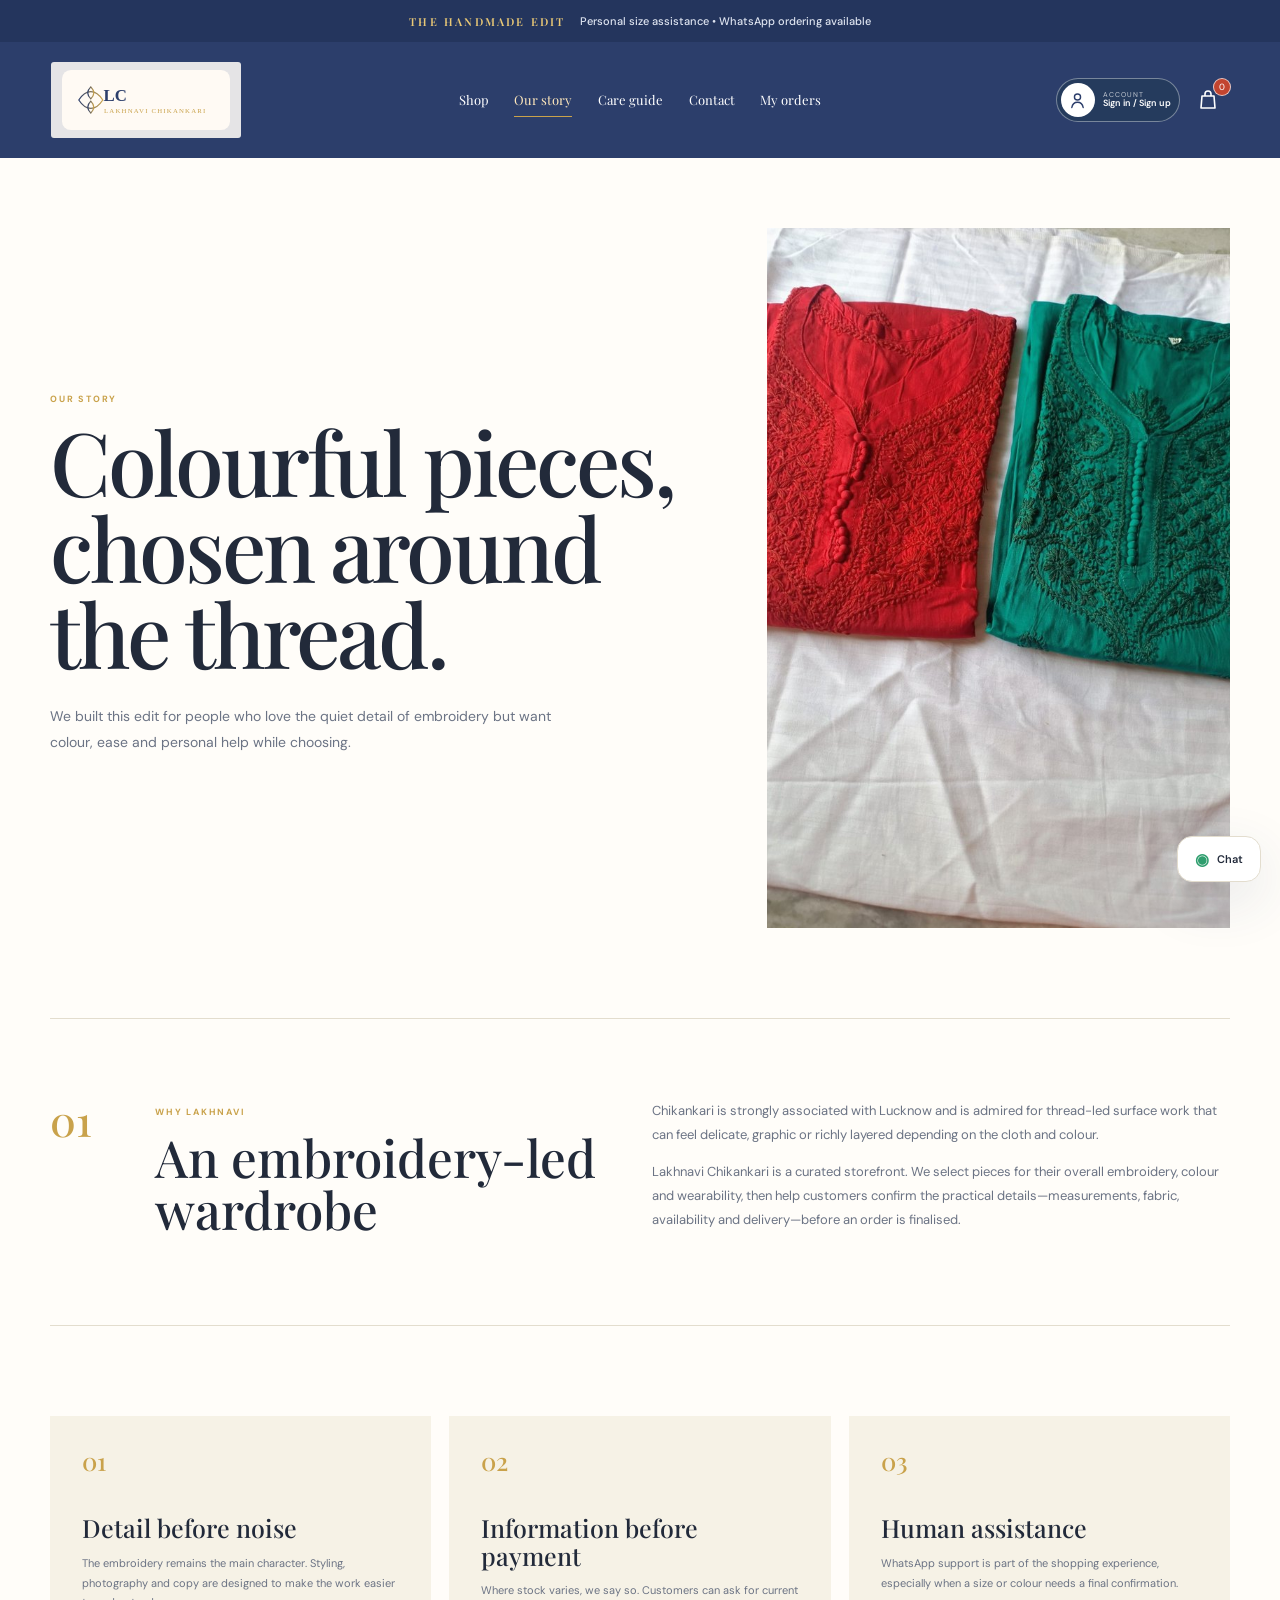
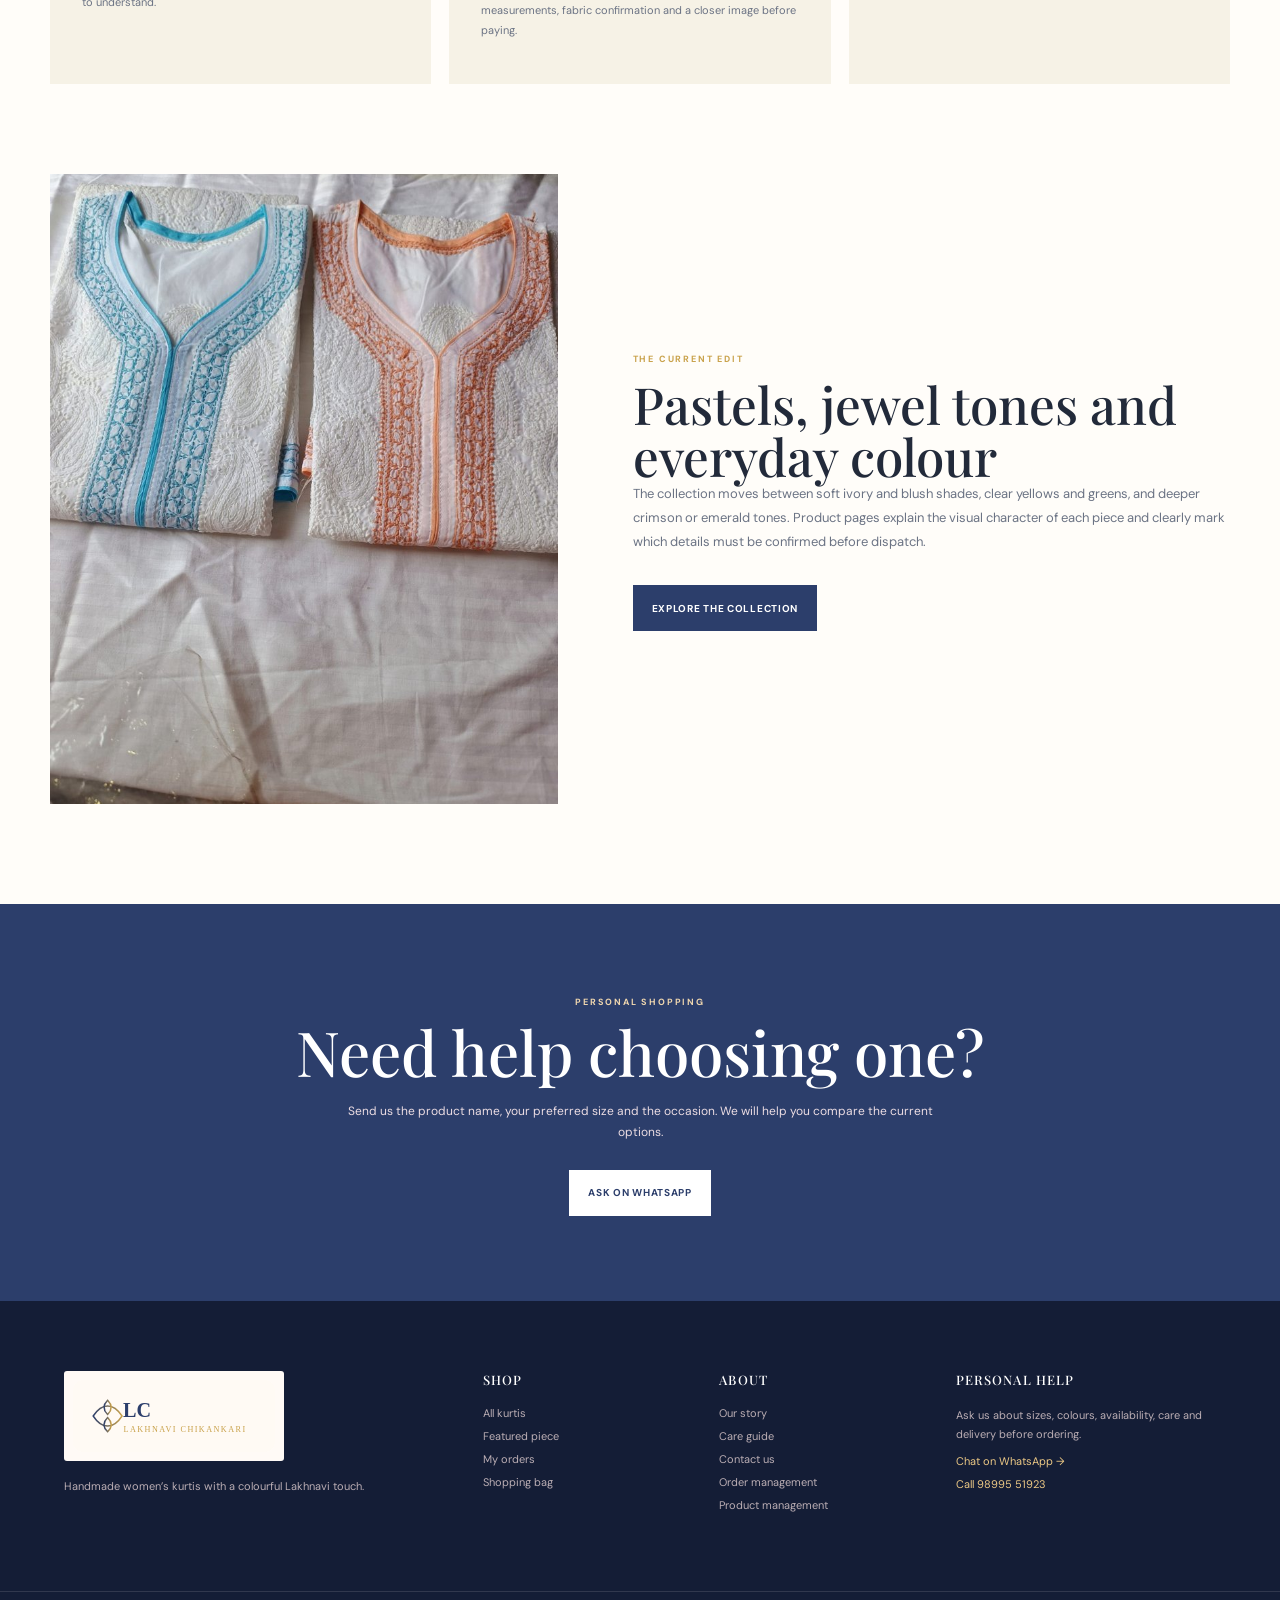
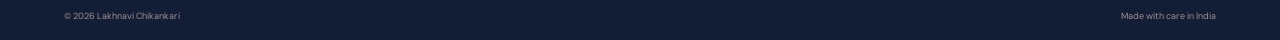
<file: about.html>
<!doctype html>
<html lang="en">
<head>
  <meta charset="utf-8"><meta name="viewport" content="width=device-width, initial-scale=1"><meta name="theme-color" content="#2c3e6b">
  <meta name="description" content="Learn about the Lakhnavi Chikankari collection, its embroidery-led point of view and personal shopping approach.">
  <title>Our story | Lakhnavi Chikankari</title><link rel="icon" href="logo.svg" type="image/svg+xml">
  <link rel="preconnect" href="https://fonts.googleapis.com"><link rel="preconnect" href="https://fonts.gstatic.com" crossorigin><link href="https://fonts.googleapis.com/css2?family=DM+Sans:wght@400;500;600;700&family=Playfair+Display:wght@500;600;700&display=swap" rel="stylesheet"><link rel="stylesheet" href="style.css"><script src="config.js"></script><script src="page-shell.js" defer></script>
</head>
<body class="inner-page"><div id="pageHeader"></div><main id="main">
  <section class="editorial-hero page-width"><div><span class="eyebrow dark">OUR STORY</span><h1>Colourful pieces,<br>chosen around the thread.</h1><p>We built this edit for people who love the quiet detail of embroidery but want colour, ease and personal help while choosing.</p></div><img src="images/product-7.jpg?v=3" width="750" height="1000" alt="Close embroidered floral details on a Chikankari kurti"></section>
  <section class="story-intro page-width"><span class="story-number">01</span><div><span class="eyebrow dark">WHY LAKHNAVI</span><h2>An embroidery-led wardrobe</h2></div><div><p>Chikankari is strongly associated with Lucknow and is admired for thread-led surface work that can feel delicate, graphic or richly layered depending on the cloth and colour.</p><p>Lakhnavi Chikankari is a curated storefront. We select pieces for their overall embroidery, colour and wearability, then help customers confirm the practical details—measurements, fabric, availability and delivery—before an order is finalised.</p></div></section>
  <section class="values-grid page-width"><article><b>01</b><h3>Detail before noise</h3><p>The embroidery remains the main character. Styling, photography and copy are designed to make the work easier to understand.</p></article><article><b>02</b><h3>Information before payment</h3><p>Where stock varies, we say so. Customers can ask for current measurements, fabric confirmation and a closer image before paying.</p></article><article><b>03</b><h3>Human assistance</h3><p>WhatsApp support is part of the shopping experience, especially when a size or colour needs a final confirmation.</p></article></section>
  <section class="editorial-split page-width"><img src="images/product-3.jpg?v=3" width="750" height="1000" loading="lazy" alt="Pastel embroidered kurtis"><div><span class="eyebrow dark">THE CURRENT EDIT</span><h2>Pastels, jewel tones and everyday colour</h2><p>The collection moves between soft ivory and blush shades, clear yellows and greens, and deeper crimson or emerald tones. Product pages explain the visual character of each piece and clearly mark which details must be confirmed before dispatch.</p><a class="btn primary" href="index.html#collection">Explore the collection</a></div></section>
  <section class="page-cta"><span class="eyebrow">PERSONAL SHOPPING</span><h2>Need help choosing one?</h2><p>Send us the product name, your preferred size and the occasion. We will help you compare the current options.</p><a class="btn light" href="https://wa.me/919899551923?text=Hello%20Lakhnavi%20Chikankari%2C%20please%20help%20me%20choose%20a%20kurti." target="_blank" rel="noopener">Ask on WhatsApp</a></section>
</main><div id="pageFooter"></div></body></html>
</file>
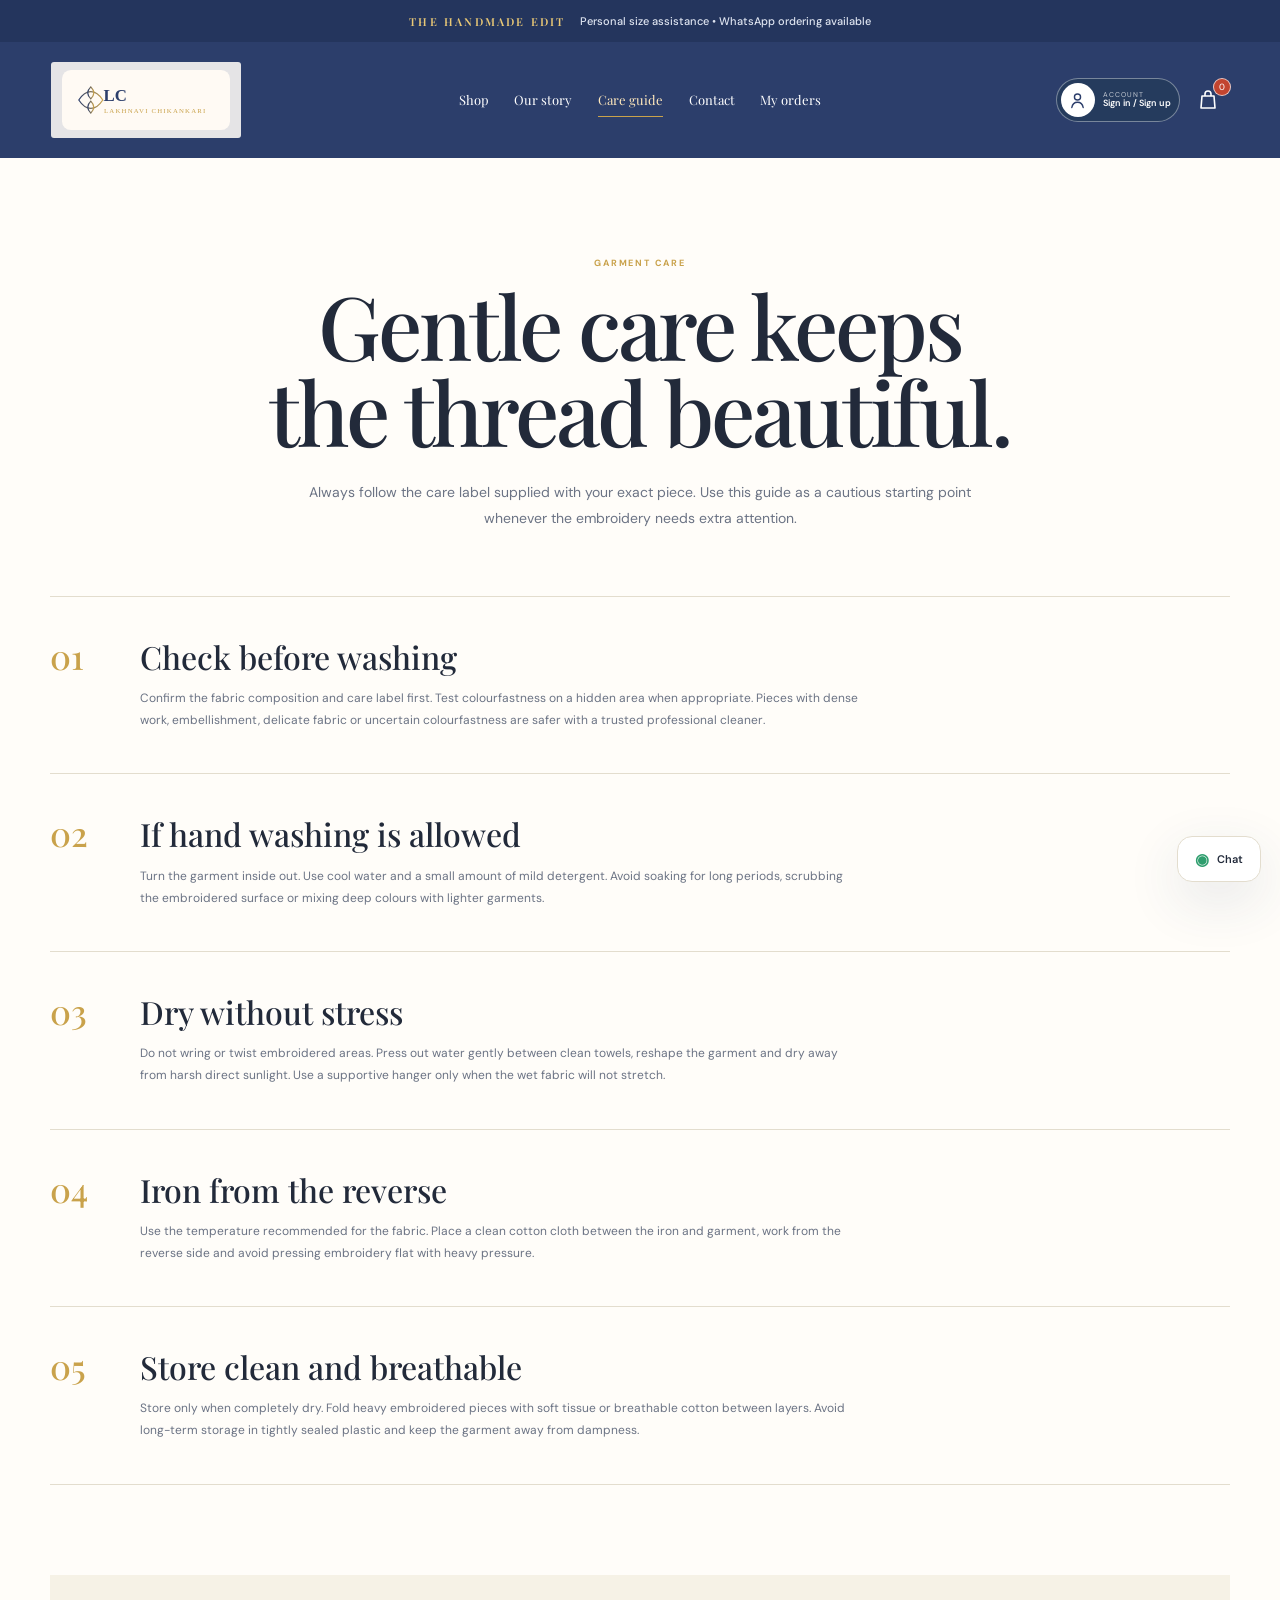
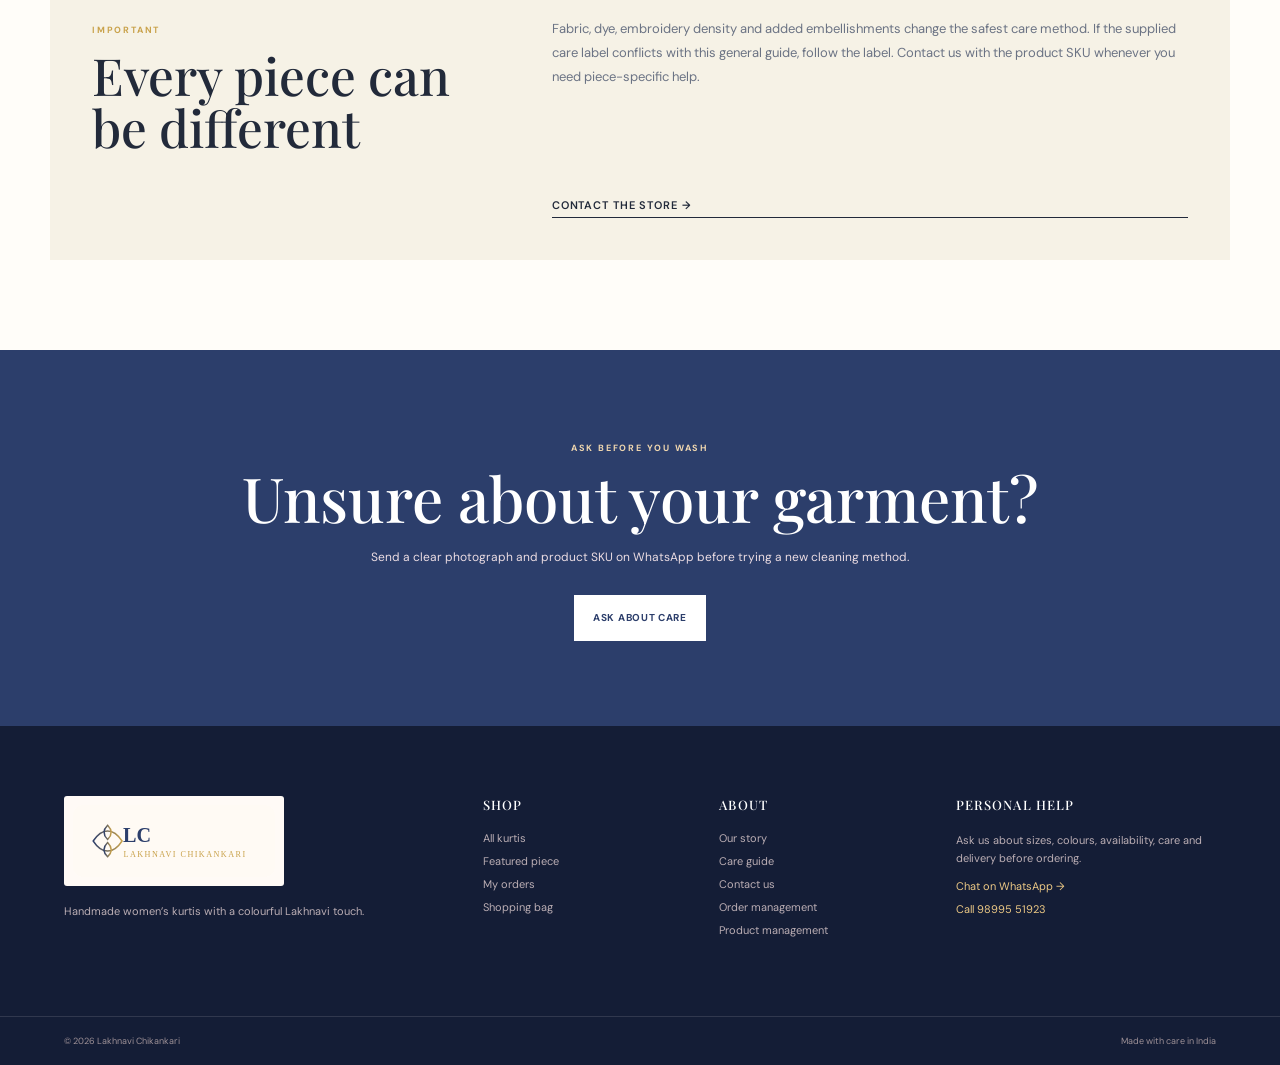
<file: care-guide.html>
<!doctype html>
<html lang="en">
<head>
  <meta charset="utf-8"><meta name="viewport" content="width=device-width, initial-scale=1"><meta name="theme-color" content="#2c3e6b">
  <meta name="description" content="A practical guide to washing, drying, ironing and storing embroidered Chikankari garments.">
  <title>Care guide | Lakhnavi Chikankari</title><link rel="icon" href="logo.svg" type="image/svg+xml">
  <link rel="preconnect" href="https://fonts.googleapis.com"><link rel="preconnect" href="https://fonts.gstatic.com" crossorigin><link href="https://fonts.googleapis.com/css2?family=DM+Sans:wght@400;500;600;700&family=Playfair+Display:wght@500;600;700&display=swap" rel="stylesheet"><link rel="stylesheet" href="style.css"><script src="config.js"></script><script src="page-shell.js" defer></script>
</head>
<body class="inner-page"><div id="pageHeader"></div><main id="main">
  <section class="simple-hero page-width"><span class="eyebrow dark">GARMENT CARE</span><h1>Gentle care keeps<br>the thread beautiful.</h1><p>Always follow the care label supplied with your exact piece. Use this guide as a cautious starting point whenever the embroidery needs extra attention.</p></section>
  <section class="care-steps page-width">
    <article><span>01</span><div><h2>Check before washing</h2><p>Confirm the fabric composition and care label first. Test colourfastness on a hidden area when appropriate. Pieces with dense work, embellishment, delicate fabric or uncertain colourfastness are safer with a trusted professional cleaner.</p></div></article>
    <article><span>02</span><div><h2>If hand washing is allowed</h2><p>Turn the garment inside out. Use cool water and a small amount of mild detergent. Avoid soaking for long periods, scrubbing the embroidered surface or mixing deep colours with lighter garments.</p></div></article>
    <article><span>03</span><div><h2>Dry without stress</h2><p>Do not wring or twist embroidered areas. Press out water gently between clean towels, reshape the garment and dry away from harsh direct sunlight. Use a supportive hanger only when the wet fabric will not stretch.</p></div></article>
    <article><span>04</span><div><h2>Iron from the reverse</h2><p>Use the temperature recommended for the fabric. Place a clean cotton cloth between the iron and garment, work from the reverse side and avoid pressing embroidery flat with heavy pressure.</p></div></article>
    <article><span>05</span><div><h2>Store clean and breathable</h2><p>Store only when completely dry. Fold heavy embroidered pieces with soft tissue or breathable cotton between layers. Avoid long-term storage in tightly sealed plastic and keep the garment away from dampness.</p></div></article>
  </section>
  <section class="care-note page-width"><div><span class="eyebrow dark">IMPORTANT</span><h2>Every piece can be different</h2></div><p>Fabric, dye, embroidery density and added embellishments change the safest care method. If the supplied care label conflicts with this general guide, follow the label. Contact us with the product SKU whenever you need piece-specific help.</p><a class="line-link" href="contact.html">Contact the store →</a></section>
  <section class="page-cta"><span class="eyebrow">ASK BEFORE YOU WASH</span><h2>Unsure about your garment?</h2><p>Send a clear photograph and product SKU on WhatsApp before trying a new cleaning method.</p><a class="btn light" href="https://wa.me/919899551923?text=Hello%20Lakhnavi%20Chikankari%2C%20I%20need%20care%20guidance%20for%20my%20garment." target="_blank" rel="noopener">Ask about care</a></section>
</main><div id="pageFooter"></div></body></html>
</file>
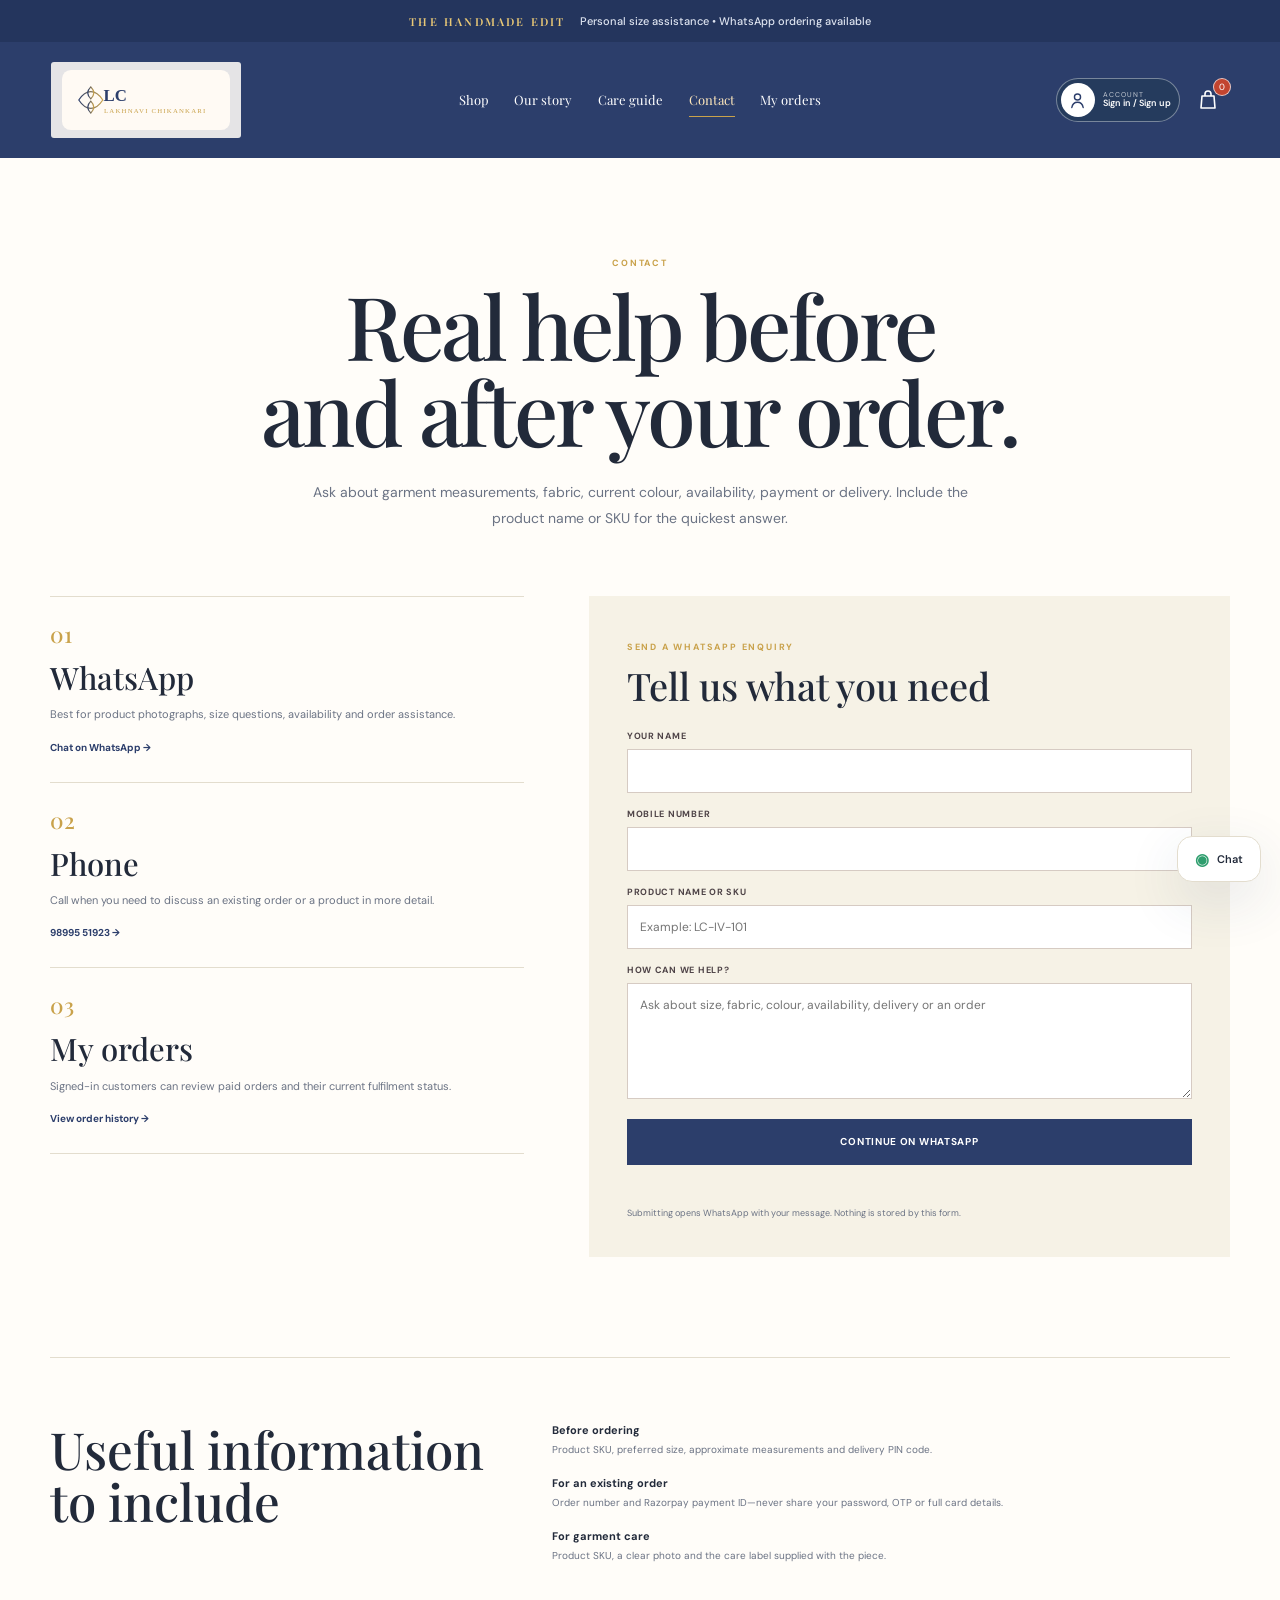
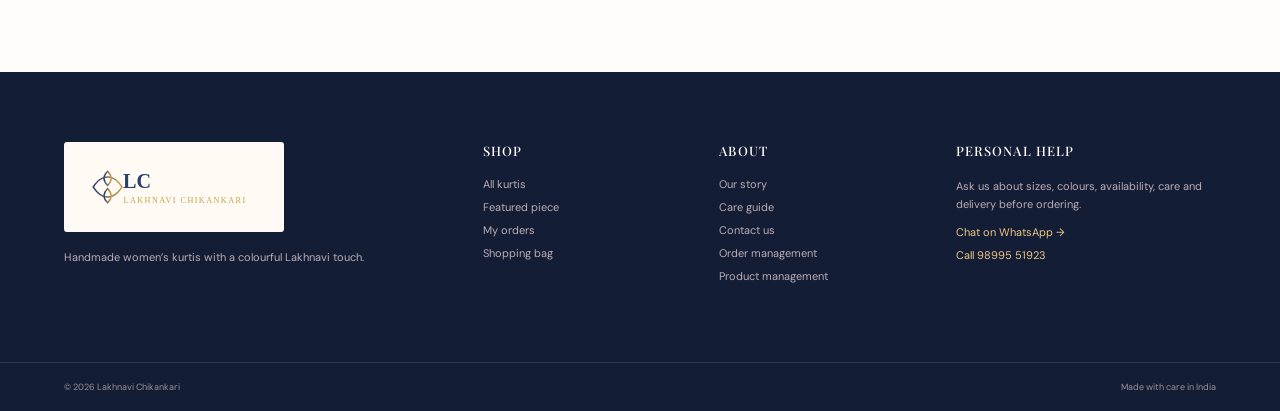
<file: contact.html>
<!doctype html>
<html lang="en">
<head>
  <meta charset="utf-8"><meta name="viewport" content="width=device-width, initial-scale=1"><meta name="theme-color" content="#2c3e6b">
  <meta name="description" content="Contact Lakhnavi Chikankari for product measurements, availability, delivery and order assistance.">
  <title>Contact us | Lakhnavi Chikankari</title><link rel="icon" href="logo.svg" type="image/svg+xml">
  <link rel="preconnect" href="https://fonts.googleapis.com"><link rel="preconnect" href="https://fonts.gstatic.com" crossorigin><link href="https://fonts.googleapis.com/css2?family=DM+Sans:wght@400;500;600;700&family=Playfair+Display:wght@500;600;700&display=swap" rel="stylesheet"><link rel="stylesheet" href="style.css"><script src="config.js"></script><script src="page-shell.js" defer></script>
</head>
<body class="inner-page"><div id="pageHeader"></div><main id="main">
  <section class="simple-hero page-width"><span class="eyebrow dark">CONTACT</span><h1>Real help before<br>and after your order.</h1><p>Ask about garment measurements, fabric, current colour, availability, payment or delivery. Include the product name or SKU for the quickest answer.</p></section>
  <section class="contact-layout page-width">
    <div class="contact-options"><article><span>01</span><h2>WhatsApp</h2><p>Best for product photographs, size questions, availability and order assistance.</p><a href="https://wa.me/919899551923" target="_blank" rel="noopener">Chat on WhatsApp →</a></article><article><span>02</span><h2>Phone</h2><p>Call when you need to discuss an existing order or a product in more detail.</p><a href="tel:+919899551923">98995 51923 →</a></article><article><span>03</span><h2>My orders</h2><p>Signed-in customers can review paid orders and their current fulfilment status.</p><a href="orders.html">View order history →</a></article></div>
    <form class="contact-form" id="contactForm"><span class="eyebrow dark">SEND A WHATSAPP ENQUIRY</span><h2>Tell us what you need</h2><label>Your name<input id="contactName" type="text" autocomplete="name" required></label><label>Mobile number<input id="contactPhone" type="tel" autocomplete="tel" required></label><label>Product name or SKU<input id="contactProduct" type="text" placeholder="Example: LC-IV-101"></label><label>How can we help?<textarea id="contactMessage" rows="5" required placeholder="Ask about size, fabric, colour, availability, delivery or an order"></textarea></label><button class="btn primary full" type="submit">Continue on WhatsApp</button><p class="form-message" id="contactStatus" role="status"></p><small>Submitting opens WhatsApp with your message. Nothing is stored by this form.</small></form>
  </section>
  <section class="contact-help page-width"><h2>Useful information to include</h2><div><p><strong>Before ordering</strong><span>Product SKU, preferred size, approximate measurements and delivery PIN code.</span></p><p><strong>For an existing order</strong><span>Order number and Razorpay payment ID—never share your password, OTP or full card details.</span></p><p><strong>For garment care</strong><span>Product SKU, a clear photo and the care label supplied with the piece.</span></p></div></section>
</main><div id="pageFooter"></div><script src="contact-page.js"></script></body></html>
</file>
<file: style.css>
﻿:root {
  --ink: #222a3a;
  --muted: #6b7384;
  --wine: #2c3e6b;
  --wine-dark: #1b2847;
  --red: #c2442f;
  --gold: #c9a24b;
  --cream: #f6f2e6;
  --paper: #fffdf8;
  --soft: #eeeae0;
  --line: #e3ddce;
  --green: #2f9e6e;
  --serif: 'Playfair Display', Georgia, serif;
  --sans: 'DM Sans', Arial, sans-serif;
  --shadow: 0 18px 55px rgba(44, 62, 107, .12);
  --radius: 14px;
  --radius-lg: 22px;
}

*, *::before, *::after { box-sizing: border-box; }
html { scroll-behavior: smooth; scroll-padding-top: 80px; }
body { margin: 0; min-width: 320px; overflow-x: hidden; color: var(--ink); background: var(--paper); font-family: var(--sans); -webkit-font-smoothing: antialiased; }
body.modal-open, body.drawer-open { overflow: hidden; }
img { max-width: 100%; }
a { color: inherit; text-decoration: none; }
button, input, textarea, select { font: inherit; }
button, a, select { -webkit-tap-highlight-color: transparent; }
[hidden] { display: none !important; }
:focus-visible { outline: 3px solid rgba(44, 62, 107, .32); outline-offset: 3px; }
.sr-only { position: absolute; width: 1px; height: 1px; padding: 0; margin: -1px; overflow: hidden; clip: rect(0, 0, 0, 0); white-space: nowrap; border: 0; }
.skip-link { position: fixed; top: 10px; left: 10px; z-index: 3000; padding: 10px 14px; color: var(--wine); background: white; transform: translateY(-150%); transition: transform .2s; }
.skip-link:focus { transform: none; }

.offer-bar { min-height: 42px; padding: 9px 30px; display: flex; align-items: center; justify-content: center; gap: 14px; color: #dee4f0; background: #24355d; text-align: center; }
.offer-bar span { font: 600 11px var(--serif); letter-spacing: .2em; color: #e9c876; }
.offer-bar p { margin: 0; font: 500 11px var(--sans); }

.collection-hero { position: relative; height: 500px; overflow: hidden; background: #28395f; }
.hero-image { position: absolute; inset: 0; width: 100%; height: 100%; display: block; object-fit: cover; object-position: center 39%; }
.hero-overlay { position: absolute; inset: 0; background: linear-gradient(180deg, rgba(27, 40, 71, .6) 0%, rgba(36, 53, 93, .28) 45%, rgba(23, 36, 66, .55) 100%); }
.site-header { position: absolute; top: 0; right: 0; left: 0; z-index: 40; min-height: 95px; padding: 20px clamp(24px, 4vw, 64px); display: grid; grid-template-columns: minmax(185px, .7fr) auto minmax(185px, .7fr); align-items: center; gap: 24px; color: white; }
.brand { width: 190px; padding: 8px 11px; display: inline-flex; border-radius: 3px; background: rgba(255, 252, 247, .88); backdrop-filter: blur(5px); }
.brand img { width: 100%; display: block; }
.site-header nav { display: flex; align-items: center; justify-content: center; gap: clamp(16px, 2vw, 30px); }
.site-header nav a { padding: 8px 0; border-bottom: 1px solid transparent; font-family: var(--serif); font-size: 13px; white-space: nowrap; }
.site-header nav a:hover { border-color: currentColor; }
.header-actions { justify-self: end; display: flex; align-items: center; gap: 7px; }
.icon-button, .menu { width: 42px; height: 42px; padding: 0; display: grid; place-items: center; border: 0; color: white; background: transparent; cursor: pointer; }
.icon-button svg { width: 24px; height: 24px; fill: none; stroke: currentColor; stroke-width: 1.6; stroke-linecap: round; stroke-linejoin: round; }
.bag-button { position: relative; }
.cart-count { position: absolute; top: -1px; right: -2px; min-width: 18px; height: 18px; padding: 0 4px; display: grid; place-items: center; border: 1px solid rgba(255, 255, 255, .7); border-radius: 999px; color: white; background: var(--red); font-size: 9px; }
.menu { display: none; gap: 5px; }
.menu span { width: 24px; height: 1.5px; display: block; background: currentColor; transition: transform .2s, opacity .2s; }
.site-header.nav-open .menu span:nth-child(1) { transform: translateY(6.5px) rotate(45deg); }
.site-header.nav-open .menu span:nth-child(2) { opacity: 0; }
.site-header.nav-open .menu span:nth-child(3) { transform: translateY(-6.5px) rotate(-45deg); }
.hero-title { position: absolute; inset: 105px 20px 35px; z-index: 3; display: flex; flex-direction: column; align-items: center; justify-content: center; color: white; text-align: center; }
.hero-title p { margin: 0 0 18px; display: flex; gap: 8px; font: 500 12px var(--serif); }
.eyebrow { display: inline-block; margin-bottom: 13px; color: #f0d7af; font-size: 9px; font-weight: 700; letter-spacing: .2em; }
.eyebrow.dark { color: var(--gold); }
.hero-title h1 { margin: 0; font: 500 clamp(43px, 5vw, 65px)/1.08 var(--serif); letter-spacing: .02em; }
.hero-title small { margin-top: 12px; font: 400 12px var(--serif); letter-spacing: .08em; }

.collection-section { padding: 68px clamp(18px, 3.2vw, 52px) 100px; }
.collection-summary { max-width: 1440px; margin: 0 auto 55px; display: flex; align-items: end; justify-content: space-between; gap: 35px; }
.collection-summary h2, .craft-copy h2, .journal-heading h2, .newsletter h2 { margin: 0; color: var(--ink); font: 500 clamp(38px, 4vw, 58px)/1.08 var(--serif); }
.collection-summary > p { max-width: 420px; margin: 0; color: var(--muted); font: 400 13px/1.7 var(--serif); }
.collection-topbar { max-width: 1440px; margin: 0 auto 20px; display: flex; align-items: center; justify-content: space-between; gap: 20px; }
.collection-topbar > p { margin: 0; font: 500 13px var(--serif); }
.sort-control { min-width: 250px; height: 46px; padding: 0 14px 0 18px; display: flex; align-items: center; gap: 8px; border: 1px solid var(--line); color: #6b6265; font-size: 0; }
.sort-control select { width: 100%; border: 0; outline: 0; color: var(--ink); background: white; font: 500 13px var(--serif); cursor: pointer; }
.collection-tools { max-width: 1440px; margin: 0 auto 35px; padding: 20px 0; display: flex; align-items: center; justify-content: center; gap: 12px; border-top: 1px solid var(--line); border-bottom: 1px solid var(--line); }
.filter-drawer-button, .filter { height: 38px; padding: 0 17px; border: 0; border-radius: 999px; color: #51494c; background: #ecebea; cursor: pointer; font: 500 12px var(--serif); }
.filter-drawer-button { display: inline-flex; align-items: center; gap: 6px; }
.filter-drawer-button svg { width: 16px; height: 16px; fill: none; stroke: currentColor; stroke-width: 1.6; stroke-linecap: round; }
.filters { display: flex; gap: 8px; }
.filter.active, .filter:hover { color: white; background: var(--wine); }
.collection-tabs { display: flex; align-items: center; justify-content: center; flex-wrap: wrap; gap: 10px; }
.category-tab { min-height: 46px; padding: 0 28px; border: 1px solid var(--line); border-radius: 999px; color: var(--muted); background: transparent; cursor: pointer; font: 600 12px var(--sans); letter-spacing: .05em; transition: color .2s, border-color .2s, background .2s, box-shadow .2s; }
.category-tab:hover { border-color: var(--wine); color: var(--wine); }
.category-tab.active { color: #fff; border-color: var(--wine); background: var(--wine); box-shadow: 0 8px 20px rgba(44, 62, 107, .18); }
.product-search { width: 210px; height: 38px; padding: 0 12px; display: flex; align-items: center; gap: 7px; border: 1px solid var(--line); border-radius: 999px; background: white; }
.product-search svg { width: 16px; height: 16px; flex: 0 0 auto; fill: none; stroke: #71676b; stroke-width: 1.7; }
.product-search input { width: 100%; border: 0; outline: 0; color: var(--ink); background: transparent; font-size: 11px; }
.product-grid { max-width: 1440px; margin: 0 auto; display: grid; grid-template-columns: repeat(4, minmax(0, 1fr)); column-gap: 18px; row-gap: 55px; }
.product-card { min-width: 0; position: relative; }
.product-visual { position: relative; width: 100%; padding: 0; display: block; overflow: hidden; border: 0; aspect-ratio: 4/5; background: var(--soft); cursor: pointer; }
.product-visual img { width: 100%; height: 100%; display: block; object-fit: cover; transition: transform .45s ease; }
.product-card:hover .product-visual img { transform: scale(1.025); }
.tag { position: absolute; top: 0; right: 0; padding: 8px 10px; color: white; background: var(--wine); font: 500 9px var(--serif); letter-spacing: .04em; }
.view-pill { position: absolute; right: 12px; bottom: 12px; left: 12px; height: 40px; display: grid; place-items: center; color: white; background: rgba(35, 24, 28, .82); font-size: 10px; font-weight: 600; opacity: 0; transform: translateY(10px); transition: opacity .25s, transform .25s; }
.product-card:hover .view-pill, .product-visual:focus-visible .view-pill { opacity: 1; transform: none; }
.product-info { padding-top: 14px; }
.product-no { color: #95898d; font-size: 8px; letter-spacing: .15em; }
.product-info h3 { min-height: 45px; margin: 5px 0 7px; color: #2d2528; font: 500 15px/1.45 var(--serif); text-transform: none; }
.product-info > p { display: none; }
.product-price-row { display: flex; align-items: center; justify-content: space-between; gap: 10px; }
.product-price { color: var(--ink); font: 500 13px var(--serif); }
.availability { color: #8c7f84; font-size: 8px; }
.product-actions { margin-top: 11px; display: grid; grid-template-columns: .8fr 1.2fr; gap: 6px; }
.card-button { min-height: 38px; padding: 8px; border: 1px solid #dcd5d2; background: white; cursor: pointer; font-size: 9px; font-weight: 700; text-transform: uppercase; letter-spacing: .06em; }
.card-button.add { border-color: var(--wine); color: white; background: var(--wine); }
.card-button:hover { filter: brightness(.96); }
.no-results { max-width: 1440px; margin: 0 auto; padding: 60px 20px; border: 1px solid var(--line); text-align: center; background: var(--cream); }
.no-results h3 { margin: 0; font: 500 28px var(--serif); }
.no-results p { color: var(--muted); font-size: 12px; }
.text-button { padding: 8px 0; border: 0; color: var(--wine); background: none; cursor: pointer; font-size: 11px; font-weight: 700; }

.craft-banner { display: grid; grid-template-columns: minmax(0, .95fr) minmax(0, 1.05fr); background: var(--cream); }
.craft-image { min-height: 700px; }
.craft-image img { width: 100%; height: 100%; display: block; object-fit: cover; }
.craft-copy { padding: clamp(60px, 8vw, 125px); align-self: center; }
.craft-copy > p { max-width: 600px; margin: 24px 0 0; color: var(--muted); font: 400 14px/1.9 var(--serif); }
.craft-points { margin: 36px 0; border-top: 1px solid #d8d0ca; }
.craft-points > p { margin: 0; padding: 17px 0; display: flex; gap: 18px; border-bottom: 1px solid #d8d0ca; }
.craft-points b { color: var(--gold); font: 500 16px var(--serif); }
.craft-points span, .craft-points strong, .craft-points small { display: block; }
.craft-points strong { font: 500 13px var(--serif); }
.craft-points small { margin-top: 4px; color: var(--muted); font-size: 10px; }
.line-link { display: inline-flex; align-items: center; gap: 10px; padding-bottom: 5px; border-bottom: 1px solid var(--ink); font: 600 11px var(--sans); text-transform: uppercase; letter-spacing: .08em; }
.line-link span { transition: transform .2s; }
.line-link:hover span { transform: translateX(4px); }

.service-row { padding: 32px clamp(20px, 4vw, 64px); display: grid; grid-template-columns: repeat(4, 1fr); border-top: 1px solid var(--line); border-bottom: 1px solid var(--line); }
.service-row > div { padding: 5px clamp(15px, 2.5vw, 36px); display: flex; align-items: center; gap: 13px; border-left: 1px solid var(--line); }
.service-row > div:first-child { padding-left: 0; border-left: 0; }
.service-row > div > span { color: var(--gold); font: 500 21px var(--serif); }
.service-row p { margin: 0; }
.service-row strong, .service-row small { display: block; }
.service-row strong { font: 500 12px var(--serif); }
.service-row small { margin-top: 3px; color: var(--muted); font-size: 9px; }

.journal-section { padding: 100px clamp(20px, 5vw, 80px); }
.journal-heading { margin-bottom: 45px; text-align: center; }
.journal-grid { max-width: 1250px; margin: 0 auto; display: grid; grid-template-columns: repeat(3, 1fr); border-top: 1px solid var(--line); border-bottom: 1px solid var(--line); }
.journal-grid article { padding: 35px clamp(20px, 3vw, 42px); border-left: 1px solid var(--line); }
.journal-grid article:first-child { border-left: 0; }
.journal-grid h3 { margin: 0 0 15px; font: 500 20px/1.35 var(--serif); }
.journal-grid p { margin: 0; color: var(--muted); font: 400 12px/1.8 var(--serif); }

.newsletter { padding: 70px clamp(20px, 7vw, 110px); display: flex; align-items: center; justify-content: space-between; gap: 45px; color: white; background: var(--wine-dark); }
.newsletter h2 { color: white; font-size: clamp(34px, 4vw, 52px); }
.newsletter p { margin: 12px 0 0; color: #d9c9d0; font-size: 12px; }
.newsletter form { width: min(470px, 100%); display: grid; grid-template-columns: 1fr auto; border-bottom: 1px solid rgba(255, 255, 255, .5); }
.newsletter input { width: 100%; height: 49px; border: 0; outline: 0; color: white; background: transparent; }
.newsletter input::placeholder { color: #d9c9d0; }
.newsletter button { border: 0; color: white; background: transparent; cursor: pointer; font-size: 11px; font-weight: 700; text-transform: uppercase; letter-spacing: .1em; }

footer { color: #e2e8f6; background: #141d36; }
.footer-grid { padding: 70px clamp(20px, 5vw, 80px); display: grid; grid-template-columns: 1.4fr .7fr .7fr 1fr; gap: 55px; }
.footer-brand img { width: 220px; padding: 9px; border-radius: 3px; background: #fffaf6; }
.footer-brand p, .footer-grid > div > p { max-width: 360px; color: #bbaeb4; font-size: 11px; line-height: 1.7; }
.footer-grid h3 { margin: 0 0 18px; color: white; font: 500 13px var(--serif); text-transform: uppercase; letter-spacing: .08em; }
.footer-grid > div > a { margin: 9px 0; display: block; color: #bbaeb4; font-size: 11px; }
.footer-grid > div > a:hover { color: white; }
.footer-chat { color: #edc985 !important; }
.footer-bottom { padding: 18px clamp(20px, 5vw, 80px); display: flex; justify-content: space-between; gap: 20px; border-top: 1px solid rgba(255, 255, 255, .12); color: #9e9197; font-size: 9px; }
.floating-chat { position: fixed; right: 19px; bottom: 18px; z-index: 55; min-height: 46px; padding: 0 17px; display: inline-flex; align-items: center; gap: 8px; border: 1px solid var(--line); border-radius: 15px; background: white; box-shadow: var(--shadow); font-size: 11px; font-weight: 600; }
.floating-chat span { color: var(--green); font-size: 16px; }

/* Filter drawer */
.filter-backdrop { position: fixed; inset: 0; z-index: 1090; background: rgba(23, 16, 19, .45); backdrop-filter: blur(3px); }
.filter-drawer { position: fixed; top: 0; bottom: 0; left: 0; z-index: 1100; width: min(390px, 92vw); padding: 27px; overflow-y: auto; background: white; box-shadow: var(--shadow); }
.drawer-heading { padding-bottom: 20px; display: flex; align-items: center; justify-content: space-between; border-bottom: 1px solid var(--line); }
.drawer-heading h2 { margin: 0; font: 500 27px var(--serif); }
.drawer-heading button { width: 38px; height: 38px; border: 0; border-radius: 50%; background: var(--soft); cursor: pointer; font-size: 25px; }
.filter-drawer fieldset { margin: 0; padding: 27px 0; display: grid; gap: 14px; border: 0; border-bottom: 1px solid var(--line); }
.filter-drawer legend { margin-bottom: 4px; font: 500 16px var(--serif); }
.filter-drawer label { display: flex; align-items: center; gap: 9px; color: #5e5558; font-size: 12px; }
.filter-drawer input[type="radio"] { accent-color: var(--wine); }
.filter-drawer input[type="range"] { width: 100%; accent-color: var(--wine); }
.price-label { display: flex; justify-content: space-between; color: var(--muted); font-size: 10px; }
.drawer-apply, .drawer-clear { width: 100%; min-height: 45px; margin-top: 18px; border: 1px solid var(--wine); cursor: pointer; font-size: 11px; font-weight: 700; text-transform: uppercase; letter-spacing: .08em; }
.drawer-apply { color: white; background: var(--wine); }
.drawer-clear { margin-top: 8px; color: var(--wine); background: white; }

/* Modals, cart and account */
.modal-backdrop { position: fixed; inset: 0; z-index: 1200; padding: 18px; display: grid; place-items: center; overflow-y: auto; background: rgba(25, 16, 20, .64); backdrop-filter: blur(6px); }
.modal-card { position: relative; width: min(470px, 100%); max-height: 92vh; padding: 31px; overflow: auto; border-radius: 3px; background: white; box-shadow: 0 25px 90px rgba(20, 8, 18, .3); }
.modal-card.wide { width: min(720px, 100%); }
.modal-card h2 { margin: 0; color: var(--ink); font: 500 34px/1.15 var(--serif); }
.modal-close { position: absolute; top: 12px; right: 13px; z-index: 2; width: 38px; height: 38px; display: grid; place-items: center; border: 0; border-radius: 50%; color: #53474c; background: rgba(255, 255, 255, .92); cursor: pointer; font-size: 26px; }
.modal-note { color: var(--muted); font-size: 11px; line-height: 1.65; }
.modal-card label { display: block; margin: 12px 0; color: #4d4247; font-size: 11px; font-weight: 700; }
.modal-card input, .modal-card textarea { width: 100%; margin-top: 7px; padding: 12px 13px; display: block; border: 1px solid #ded7d9; border-radius: 0; outline: 0; color: var(--ink); background: white; font-size: 12px; }
.modal-card input:focus, .modal-card textarea:focus { border-color: var(--wine); }
.btn { min-height: 46px; padding: 12px 18px; display: inline-flex; align-items: center; justify-content: center; border: 1px solid transparent; border-radius: 0; cursor: pointer; font-size: 10px; font-weight: 700; text-transform: uppercase; letter-spacing: .07em; }
.btn.primary { color: white; background: var(--wine); }
.btn.secondary { border-color: var(--wine); color: var(--wine); background: white; }
.btn.full { width: 100%; }
.auth-tabs { margin: 18px 0; display: grid; grid-template-columns: 1fr 1fr; border: 1px solid var(--line); }
.auth-tab { min-height: 40px; border: 0; color: #6f6569; background: white; cursor: pointer; font-size: 11px; }
.auth-tab.active { color: white; background: var(--wine); }
.account-tabs { margin: 18px 0; display: grid; grid-template-columns: 1fr 1fr; border: 1px solid var(--line); border-radius: var(--radius); overflow: hidden; }
.account-tab { min-height: 44px; border: 0; color: var(--muted); background: var(--cream); cursor: pointer; font: 600 11px var(--sans); letter-spacing: .04em; transition: color .2s, background .2s; }
.account-tab:hover { color: var(--wine); }
.account-tab.active { color: white; background: var(--wine); }
.account-pane { margin-top: 18px; }
.form-message { min-height: 20px; color: var(--wine); font-size: 11px; line-height: 1.5; }
.quick-view-card { width: min(920px, 100%); padding: 0; display: grid; grid-template-columns: minmax(280px, .85fr) minmax(320px, 1fr); overflow: hidden; }
.quick-view-image { min-height: 600px; background: var(--soft); }
.quick-view-image img { width: 100%; height: 100%; display: block; object-fit: cover; }
.quick-view-copy { padding: clamp(32px, 5vw, 60px); align-self: center; }
.quick-price { display: block; margin: 15px 0; font: 500 17px var(--serif); }
.quick-view-copy > p { color: var(--muted); font: 400 12px/1.7 var(--serif); }
.product-notes { margin: 22px 0; padding: 18px 20px 18px 35px; border: 1px solid var(--line); color: var(--muted); background: var(--cream); font-size: 10px; line-height: 1.8; }
.quick-actions { display: flex; flex-wrap: wrap; gap: 8px; }
.cart-items { margin: 18px 0; display: grid; gap: 10px; }
.cart-line { padding: 11px; display: grid; grid-template-columns: 60px minmax(0, 1fr) auto; align-items: center; gap: 13px; border: 1px solid var(--line); }
.cart-thumb { width: 60px; height: 72px; object-fit: cover; }
.cart-line b, .cart-line small { display: block; }
.cart-line b { font: 500 14px/1.3 var(--serif); }
.cart-line small { margin-top: 4px; color: var(--muted); font-size: 9px; }
.qty { display: flex; align-items: center; gap: 7px; }
.qty button { width: 29px; height: 29px; border: 1px solid var(--line); background: white; cursor: pointer; }
.qty .remove { width: auto; border: 0; color: var(--wine); font-size: 9px; }
.cart-total { padding: 16px 0; display: flex; justify-content: space-between; border-top: 1px solid var(--line); font: 500 17px var(--serif); }
.checkout-fields { display: grid; grid-template-columns: 1fr 1fr; gap: 4px 12px; }
.checkout-fields > label:last-of-type { grid-column: 1/-1; }
.checkout-actions { margin-top: 10px; display: grid; gap: 8px; }
.legal-note { display: block; margin-top: 12px; color: #8a7d82; font-size: 9px; line-height: 1.5; }
.empty-cart { padding: 32px 20px; border: 1px solid var(--line); color: var(--muted); background: var(--cream); text-align: center; font-size: 11px; }
.toast { position: fixed; left: 50%; bottom: 24px; z-index: 1500; max-width: calc(100vw - 30px); padding: 12px 18px; color: white; background: #141d36; box-shadow: var(--shadow); opacity: 0; pointer-events: none; transform: translate(-50%, 20px); transition: opacity .25s, transform .25s; font-size: 11px; }
.toast.show { opacity: 1; transform: translate(-50%, 0); }
button:disabled { opacity: .45; cursor: not-allowed; }
.profile-grid { grid-column: 1/-1; display: grid; grid-template-columns: repeat(3, 1fr); gap: 10px; }
.account-orders { margin-top: 4px; }
.orders-list { margin-top: 10px; }
.order-card { margin: 8px 0; padding: 13px; border: 1px solid var(--line); }
.order-card strong, .order-card small { display: block; }
.order-card small { margin-top: 5px; color: var(--muted); font-size: 9px; line-height: 1.5; }
.order-items { margin: 8px 0 0; padding-left: 18px; font-size: 10px; }
.reset-page { min-height: 100vh; padding: 30px 20px; display: grid; place-items: center; background: var(--cream); }
.reset-shell { width: min(500px, 100%); }
.reset-brand { width: 220px; margin: 0 auto 24px; display: block; }
.reset-brand img { width: 100%; display: block; }
.reset-shell .modal-card { width: 100%; max-height: none; }
.reset-shell h1 { margin: 0; font: 500 36px/1.1 var(--serif); }
.reset-shell .eyebrow { color: var(--gold); }
.reset-back { display: inline-block; margin-top: 12px; color: var(--wine); font-size: 11px; font-weight: 700; letter-spacing: .12em; text-transform: uppercase; }

@media (max-width: 1150px) {
  .site-header { grid-template-columns: minmax(175px, .8fr) auto minmax(145px, .8fr); padding-inline: 28px; }
  .site-header nav { gap: 16px; }
  .site-header nav a { font-size: 12px; }
  .brand { width: 175px; }
  .product-grid { grid-template-columns: repeat(3, minmax(0, 1fr)); }
  .footer-grid { grid-template-columns: 1.3fr .7fr .7fr; }
  .footer-grid > div:last-child { grid-column: 1/-1; }
}

@media (max-width: 900px) {
  .offer-bar { min-height: 52px; display: block; }
  .offer-bar span { display: block; }
  .offer-bar p { margin-top: 3px; font-size: 9px; }
  .collection-hero { height: 410px; }
  .site-header { min-height: 76px; grid-template-columns: minmax(0, 1fr) auto; padding: 12px 18px; }
  .brand { width: min(180px, 48vw); }
  .menu { display: grid; }
  .site-header nav { position: absolute; top: 76px; right: 13px; left: 13px; padding: 14px; display: flex; flex-direction: column; align-items: stretch; gap: 1px; color: var(--ink); background: rgba(255, 252, 248, .98); box-shadow: var(--shadow); opacity: 0; visibility: hidden; transform: translateY(-8px); transition: opacity .2s, visibility .2s, transform .2s; }
  .site-header.nav-open nav { opacity: 1; visibility: visible; transform: none; }
  .site-header nav a { padding: 11px 12px; font-family: var(--sans); font-size: 11px; }
  .site-header nav a:hover { background: var(--soft); }
  .hero-title { inset-top: 90px; }
  .collection-summary { display: block; }
  .collection-summary > p { margin-top: 16px; }
  .collection-tools { align-items: stretch; flex-wrap: wrap; justify-content: flex-start; }
  .product-search { margin-left: auto; }
  .craft-banner { grid-template-columns: 1fr; }
  .craft-image { min-height: 560px; }
  .service-row { grid-template-columns: 1fr 1fr; }
  .service-row > div { padding: 16px; border-top: 1px solid var(--line); }
  .service-row > div:nth-child(odd) { border-left: 0; }
  .service-row > div:nth-child(-n+2) { border-top: 0; }
  .journal-grid { grid-template-columns: 1fr; }
  .journal-grid article { border-top: 1px solid var(--line); border-left: 0; }
  .journal-grid article:first-child { border-top: 0; }
  .newsletter { display: block; }
  .newsletter form { margin-top: 30px; }
}

@media (max-width: 700px) {
  .collection-hero { height: 360px; }
  .hero-title { inset: 90px 16px 20px; }
  .hero-title h1 { font-size: 42px; }
  .collection-section { padding: 48px 16px 75px; }
  .collection-summary { margin-bottom: 35px; }
  .collection-topbar { align-items: flex-end; flex-direction: column-reverse; }
  .sort-control { width: min(100%, 240px); }
  .collection-topbar > p { align-self: center; }
  .collection-tools { display: grid; grid-template-columns: auto 1fr; border-bottom: 0; }
  .filters { grid-column: 1/-1; max-width: 100%; padding-bottom: 3px; overflow-x: auto; scrollbar-width: none; }
  .filters::-webkit-scrollbar { display: none; }
  .filter { flex: 0 0 auto; }
  .product-search { width: 100%; margin-left: 0; }
  .product-grid { grid-template-columns: repeat(2, minmax(0, 1fr)); gap: 34px 14px; }
  .product-info h3 { min-height: 56px; font-size: 13px; }
  .product-price-row { align-items: flex-start; flex-direction: column; gap: 3px; }
  .product-actions { grid-template-columns: 1fr; }
  .card-button.details { display: none; }
  .view-pill { right: 8px; bottom: 8px; left: 8px; height: 34px; opacity: 1; transform: none; font-size: 8px; }
  .craft-image { min-height: 500px; }
  .craft-copy { padding: 55px 22px; }
  .newsletter { padding: 55px 22px; }
  .quick-view-card { grid-template-columns: 1fr; max-height: 92vh; overflow-y: auto; }
  .quick-view-image { min-height: 0; height: 390px; }
  .quick-view-copy { padding: 28px 22px; }
  .checkout-fields { grid-template-columns: 1fr; }
  .checkout-fields > label:last-of-type { grid-column: auto; }
  .profile-grid { grid-column: auto; grid-template-columns: 1fr; }
  .footer-grid { grid-template-columns: 1fr 1fr; gap: 45px 25px; }
  .footer-brand, .footer-grid > div:last-child { grid-column: 1/-1; }
}

@media (max-width: 480px) {
  .offer-bar { padding-inline: 14px; }
  .offer-bar p { line-height: 1.4; }
  .site-header { padding-inline: 12px; }
  .brand { width: min(148px, 40vw); padding: 6px 7px; }
  .header-actions { gap: 2px; }
  .icon-button, .menu { width: 39px; height: 39px; }
  .search-trigger { display: none; }
  .collection-hero { height: 350px; }
  .hero-image { object-position: center; }
  .hero-title h1 { font-size: 37px; }
  .hero-title small { font-size: 10px; }
  .collection-summary h2 { font-size: 37px; }
  .filter-drawer-button { padding-inline: 12px; }
  .product-grid { gap-inline: 12px; }
  .product-info { padding-top: 10px; }
  .product-no { font-size: 7px; }
  .product-info h3 { min-height: 54px; margin-top: 4px; font-size: 12px; line-height: 1.45; }
  .product-price { font-size: 11px; }
  .availability { font-size: 7px; }
  .card-button { min-height: 34px; font-size: 8px; }
  .tag { padding: 6px 7px; font-size: 7px; }
  .craft-image { min-height: 430px; }
  .service-row { grid-template-columns: 1fr; padding-block: 10px; }
  .service-row > div { padding: 14px 0; border-top: 1px solid var(--line); border-left: 0; }
  .service-row > div:first-child { border-top: 0; }
  .journal-section { padding: 70px 18px; }
  .newsletter form { grid-template-columns: 1fr; border-bottom: 0; }
  .newsletter input { padding-inline: 12px; border: 1px solid rgba(255, 255, 255, .35); }
  .newsletter button { min-height: 44px; color: var(--wine); background: white; }
  .modal-backdrop { padding: 9px; align-items: end; }
  .modal-card { width: 100%; max-height: 94vh; padding: 26px 19px; }
  .quick-view-card { padding: 0; }
  .quick-view-image { height: 340px; }
  .cart-line { grid-template-columns: 52px minmax(0, 1fr); }
  .cart-thumb { width: 52px; height: 64px; }
  .qty { grid-column: 1/-1; justify-content: flex-end; }
  .footer-grid { padding: 55px 20px; }
  .footer-bottom { flex-direction: column; gap: 5px; }
  .floating-chat { right: 13px; bottom: 13px; }
}

@media (prefers-reduced-motion: reduce) {
  html { scroll-behavior: auto; }
  *, *::before, *::after { animation-duration: .01ms !important; animation-iteration-count: 1 !important; transition-duration: .01ms !important; }
}

/* Version 2: account control and multi-page storefront */
.account-entry { min-height: 44px; padding: 4px 8px 4px 4px; display: inline-flex; align-items: center; gap: 8px; border: 1px solid rgba(255,255,255,.38); border-radius: 999px; color: white; background: rgba(8,50,33,.18); cursor: pointer; text-align: left; }
.account-entry:hover { border-color: white; background: rgba(8,50,33,.42); }
.account-entry-icon { width: 34px; height: 34px; display: grid; place-items: center; flex: 0 0 auto; border-radius: 50%; color: var(--wine); background: white; }
.account-entry-icon svg { width: 21px; height: 21px; fill: none; stroke: currentColor; stroke-width: 1.6; stroke-linecap: round; stroke-linejoin: round; }
.account-entry-icon.large { width: 58px; height: 58px; margin-inline: auto; background: var(--blush); }
.account-entry-icon.large svg { width: 30px; height: 30px; }
.account-entry-copy { display: grid; line-height: 1.08; }
.account-entry-copy small { font-size: 7px; letter-spacing: .15em; text-transform: uppercase; opacity: .72; }
.account-entry-copy strong { max-width: 105px; overflow: hidden; font-size: 9px; font-weight: 600; white-space: nowrap; text-overflow: ellipsis; }
.account-entry.is-signed-in .account-entry-icon { color: white; background: var(--gold); }
.product-info h3 a:hover { color: var(--wine); text-decoration: underline; text-underline-offset: 4px; }
.card-button { display: inline-flex; align-items: center; justify-content: center; }
.quick-actions { flex-wrap: wrap; }
.quick-actions .btn { flex: 1 1 130px; }
.auth-tab { display: flex; align-items: center; justify-content: center; gap: 8px; }
.auth-tab svg { width: 17px; height: 17px; fill: none; stroke: currentColor; stroke-width: 1.7; stroke-linecap: round; stroke-linejoin: round; }
.auth-submit { display: flex; align-items: center; justify-content: center; gap: 9px; }
.auth-submit svg { width: 17px; height: 17px; fill: none; stroke: currentColor; stroke-width: 1.7; }
.account-page-link { margin-top: 12px; }
.admin-link { width: 100%; margin-top: 10px; display: block; text-align: center; }

.inner-page { background: #fffdf9; }
.page-header { position: relative; top: auto; min-height: 88px; color: white; background: var(--wine); }
.page-header nav a[aria-current="page"] { border-color: var(--gold); color: #ffe8bc; }
.page-width { width: min(1180px, calc(100% - 48px)); margin-inline: auto; }
.breadcrumbs { padding-top: 30px; display: flex; gap: 10px; color: var(--muted); font-size: 10px; letter-spacing: .08em; text-transform: uppercase; }
.breadcrumbs a:hover { color: var(--wine); }
.simple-hero { padding-block: 92px 65px; text-align: center; }
.simple-hero h1, .editorial-hero h1 { margin: 0; color: var(--ink); font: 500 clamp(48px, 7vw, 88px)/.98 var(--serif); letter-spacing: -.035em; }
.simple-hero > p { width: min(680px, 100%); margin: 26px auto 0; color: var(--muted); font-size: 14px; line-height: 1.8; }
.account-hero { padding-bottom: 42px; }

.product-detail { padding-block: 48px 95px; display: grid; grid-template-columns: minmax(0, 1.05fr) minmax(370px, .95fr); gap: clamp(42px, 7vw, 92px); align-items: start; }
.product-detail-media { position: sticky; top: 18px; min-height: 680px; overflow: hidden; background: var(--cream); }
.product-detail-media img { width: 100%; height: min(76vw, 760px); display: block; object-fit: cover; }
.detail-badge { position: absolute; top: 18px; left: 18px; padding: 8px 11px; color: var(--wine); background: rgba(255,255,255,.9); font-size: 8px; font-weight: 700; letter-spacing: .14em; text-transform: uppercase; }
.product-detail-copy { padding-top: 18px; }
.product-detail-copy h1 { margin: 0; color: var(--ink); font: 500 clamp(42px, 5vw, 65px)/1.02 var(--serif); letter-spacing: -.03em; }
.detail-price { margin-top: 20px; display: block; color: var(--wine); font: 600 22px/1 var(--serif); }
.detail-lead { margin: 24px 0; color: var(--muted); font-size: 14px; line-height: 1.8; }
.availability-panel { padding: 15px; display: flex; gap: 12px; border: 1px solid #dfd6cd; background: #fffaf3; }
.availability-panel > span { width: 9px; height: 9px; margin-top: 4px; flex: 0 0 auto; border-radius: 50%; background: #a16d25; box-shadow: 0 0 0 4px #f4e5cc; }
.availability-panel p { margin: 0; display: grid; gap: 4px; }
.availability-panel strong { font-size: 11px; }
.availability-panel small { color: var(--muted); font-size: 10px; line-height: 1.5; }
.product-facts { margin: 26px 0; border-top: 1px solid var(--line); }
.product-facts div { padding: 12px 0; display: grid; grid-template-columns: 105px 1fr; gap: 15px; border-bottom: 1px solid var(--line); }
.product-facts dt { color: var(--muted); font-size: 9px; font-weight: 700; letter-spacing: .12em; text-transform: uppercase; }
.product-facts dd { margin: 0; font-size: 11px; line-height: 1.5; }
.size-options { margin: 0 0 22px; padding: 0; border: 0; }
.size-options legend { margin-bottom: 10px; font-size: 10px; font-weight: 700; letter-spacing: .1em; text-transform: uppercase; }
.size-choice-list { display: flex; flex-wrap: wrap; gap: 8px; }
.size-choice-list button { width: 48px; min-height: 42px; border: 1px solid var(--line); background: white; cursor: pointer; }
.size-choice-list button:hover, .size-choice-list button.active { border-color: var(--wine); color: white; background: var(--wine); }
.size-options p { margin: 10px 0 0; color: var(--muted); font-size: 9px; line-height: 1.6; }
.product-detail-list { margin: 20px 0 25px; padding-left: 18px; color: var(--muted); font-size: 11px; line-height: 1.8; }
.detail-actions { display: grid; grid-template-columns: 1fr 1fr; gap: 10px; }
.product-information { padding-block: 70px; display: grid; grid-template-columns: repeat(3, 1fr); gap: 0; border-top: 1px solid var(--line); border-bottom: 1px solid var(--line); }
.product-information article { padding: 0 clamp(20px, 3vw, 42px); border-left: 1px solid var(--line); }
.product-information article:first-child { padding-left: 0; border-left: 0; }
.product-information h2 { margin: 0 0 14px; font: 500 27px/1.12 var(--serif); }
.product-information p { color: var(--muted); font-size: 11px; line-height: 1.8; }
.product-information a { color: var(--wine); font-size: 10px; font-weight: 700; }
.related-section { padding-block: 85px 105px; }
.section-heading { margin-bottom: 28px; text-align: center; }
.section-heading h2 { margin: 0; font: 500 44px/1 var(--serif); }
.related-grid { display: grid; grid-template-columns: repeat(3, 1fr); gap: 20px; }
.related-card { display: grid; gap: 8px; }
.related-card img { width: 100%; aspect-ratio: 3/4; object-fit: cover; background: var(--cream); }
.related-card span { margin-top: 5px; font: 500 17px/1.25 var(--serif); }
.related-card strong { color: var(--wine); font-size: 11px; }

.editorial-hero { padding-block: 70px 90px; display: grid; grid-template-columns: 1fr .72fr; gap: 75px; align-items: center; }
.editorial-hero p { width: min(540px, 100%); margin-top: 28px; color: var(--muted); font-size: 14px; line-height: 1.85; }
.editorial-hero img { width: 100%; max-height: 700px; object-fit: cover; }
.story-intro { padding-block: 80px; display: grid; grid-template-columns: 70px .8fr 1fr; gap: 35px; border-block: 1px solid var(--line); }
.story-number { color: var(--gold); font: 500 42px/1 var(--serif); }
.story-intro h2, .editorial-split h2, .care-note h2, .contact-help h2 { margin: 0; font: 500 clamp(35px, 4vw, 52px)/1.02 var(--serif); }
.story-intro p, .editorial-split p, .care-note p { margin-top: 0; color: var(--muted); font-size: 13px; line-height: 1.85; }
.values-grid { padding-block: 90px; display: grid; grid-template-columns: repeat(3, 1fr); gap: 18px; }
.values-grid article { padding: 32px; background: var(--cream); }
.values-grid b { color: var(--gold); font: 500 25px/1 var(--serif); }
.values-grid h3 { margin: 38px 0 12px; font: 500 25px/1.1 var(--serif); }
.values-grid p { color: var(--muted); font-size: 11px; line-height: 1.8; }
.editorial-split { padding-bottom: 100px; display: grid; grid-template-columns: .85fr 1fr; gap: 75px; align-items: center; }
.editorial-split img { width: 100%; max-height: 630px; object-fit: cover; }
.editorial-split .btn { margin-top: 18px; }
.page-cta { padding: 85px 24px; color: white; background: var(--wine); text-align: center; }
.page-cta h2 { margin: 0; font: 500 clamp(38px, 5vw, 62px)/1 var(--serif); }
.page-cta p { width: min(620px, 100%); margin: 18px auto 26px; color: #ecdde3; font-size: 12px; line-height: 1.8; }
.btn.light { color: var(--wine); background: white; }

.care-steps { border-top: 1px solid var(--line); }
.care-steps article { padding: 42px 0; display: grid; grid-template-columns: 90px 1fr; border-bottom: 1px solid var(--line); }
.care-steps article > span { color: var(--gold); font: 500 34px/1 var(--serif); }
.care-steps h2 { margin: 0 0 13px; font: 500 32px/1.1 var(--serif); }
.care-steps p { width: min(720px, 100%); margin: 0; color: var(--muted); font-size: 12px; line-height: 1.85; }
.care-note, .order-help { margin-block: 90px; padding: 42px; display: grid; grid-template-columns: .75fr 1.15fr; gap: 45px; background: var(--cream); }
.care-note .line-link, .order-help .line-link { grid-column: 2; }

.contact-layout { padding-bottom: 100px; display: grid; grid-template-columns: .85fr 1.15fr; gap: 65px; }
.contact-options article { padding: 26px 0; border-top: 1px solid var(--line); }
.contact-options article:last-child { border-bottom: 1px solid var(--line); }
.contact-options article > span { color: var(--gold); font: 500 22px/1 var(--serif); }
.contact-options h2 { margin: 12px 0 8px; font: 500 31px/1.1 var(--serif); }
.contact-options p { color: var(--muted); font-size: 11px; line-height: 1.7; }
.contact-options a { color: var(--wine); font-size: 10px; font-weight: 700; }
.contact-form { padding: 38px; background: var(--cream); }
.contact-form h2 { margin: 0 0 24px; font: 500 38px/1.05 var(--serif); }
.contact-form label, .admin-tools label, .order-update-form label { display: grid; gap: 7px; color: #4e4347; font-size: 9px; font-weight: 700; letter-spacing: .08em; text-transform: uppercase; }
.contact-form input, .contact-form textarea, .admin-tools input, .admin-tools select, .order-update-form input, .order-update-form select, .order-update-form textarea { width: 100%; padding: 12px; border: 1px solid #d6cbc3; border-radius: 0; color: var(--ink); background: white; font: 400 12px/1.5 var(--sans); text-transform: none; }
.contact-form label + label { margin-top: 15px; }
.contact-form .btn { margin-top: 20px; }
.contact-form > small { display: block; margin-top: 10px; color: var(--muted); font-size: 9px; }
.contact-help { padding-block: 65px 90px; display: grid; grid-template-columns: .8fr 1.2fr; gap: 50px; border-top: 1px solid var(--line); }
.contact-help p { margin: 0 0 18px; display: grid; gap: 5px; }
.contact-help strong { font-size: 11px; }
.contact-help span { color: var(--muted); font-size: 10px; line-height: 1.6; }

.account-page { padding-bottom: 100px; }
.account-required, .admin-gate { width: min(580px, 100%); margin: 0 auto; padding: 48px; border: 1px solid var(--line); background: white; text-align: center; }
.account-required h2, .admin-gate h2 { margin: 18px 0 10px; font: 500 32px/1.1 var(--serif); }
.account-required p, .admin-gate p { color: var(--muted); font-size: 11px; line-height: 1.7; }
.account-required .btn, .admin-gate .btn { margin-top: 10px; }
.account-page-heading, .admin-heading { margin-bottom: 25px; display: flex; align-items: end; justify-content: space-between; gap: 20px; }
.account-page-heading h2, .admin-heading h2 { margin: 0; font: 500 33px/1 var(--serif); }
.account-page-heading > div:last-child, .admin-heading > div:last-child { display: flex; gap: 8px; }
.order-metrics { margin-bottom: 28px; display: grid; grid-template-columns: repeat(4, 1fr); border: 1px solid var(--line); }
.order-metrics article { padding: 22px; border-left: 1px solid var(--line); }
.order-metrics article:first-child { border-left: 0; }
.order-metrics span { display: block; color: var(--muted); font-size: 8px; font-weight: 700; letter-spacing: .12em; text-transform: uppercase; }
.order-metrics strong { margin-top: 8px; display: block; color: var(--wine); font: 500 27px/1 var(--serif); }
.customer-order-list, .admin-order-list { display: grid; gap: 16px; }
.customer-order-card, .admin-order-card { border: 1px solid var(--line); background: white; }
.customer-order-card > header, .admin-order-card > header { padding: 22px; display: flex; align-items: start; justify-content: space-between; gap: 15px; border-bottom: 1px solid var(--line); }
.customer-order-card header span, .admin-order-card header span { color: var(--muted); font-size: 8px; font-weight: 700; letter-spacing: .1em; }
.customer-order-card h2, .admin-order-card h2 { margin: 5px 0 0; font: 500 24px/1.1 var(--serif); }
.status-badge { padding: 7px 10px; display: inline-block; border-radius: 999px; font-size: 8px !important; letter-spacing: .08em; text-transform: uppercase; }
.status-pending { color: #75510d !important; background: #fff2cc; }
.status-confirmed, .status-processing { color: #174c67 !important; background: #dceef6; }
.status-shipped { color: #433281 !important; background: #e9e2ff; }
.status-delivered { color: #1f653d !important; background: #ddf3e5; }
.status-cancelled { color: #8a2f36 !important; background: #f8dfe1; }
.order-date { margin: 0; padding: 14px 22px 0; color: var(--muted); font-size: 9px; }
.customer-order-card > ul { margin: 14px 22px; padding: 0; list-style: none; }
.customer-order-card > ul li { padding: 8px 0; display: flex; justify-content: space-between; border-bottom: 1px dotted var(--line); font-size: 10px; }
.order-progress { margin: 28px 22px 24px; padding: 0; display: grid; grid-template-columns: repeat(4, 1fr); list-style: none; }
.order-progress li { position: relative; display: grid; justify-items: center; gap: 7px; color: var(--muted); }
.order-progress li::before { content: ''; position: absolute; top: 5px; right: 50%; left: -50%; height: 1px; background: var(--line); }
.order-progress li:first-child::before { display: none; }
.order-progress li > span { position: relative; z-index: 1; width: 11px; height: 11px; border-radius: 50%; background: #ddd4ce; }
.order-progress li.complete > span, .order-progress li.complete::before { background: var(--wine); }
.order-progress small { font-size: 8px; }
.tracking-line { margin: 0 22px 18px; padding: 12px; display: grid; gap: 4px; background: var(--cream); font-size: 9px; }
.customer-order-card > footer { padding: 14px 22px; display: flex; justify-content: space-between; gap: 15px; color: var(--muted); background: #fcf9f4; font-size: 8px; }
.customer-order-card > footer a { color: var(--wine); font-weight: 700; }
.cancelled-note { margin: 18px 22px; color: #8a2f36; font-size: 10px; }
.empty-order-state { padding: 55px 25px; border: 1px dashed var(--line); text-align: center; }
.empty-order-state h3 { margin: 0; font: 500 29px/1.1 var(--serif); }
.empty-order-state p { color: var(--muted); font-size: 11px; }

.admin-workspace { padding-bottom: 100px; }
.admin-tools { margin-bottom: 22px; padding: 18px; display: grid; grid-template-columns: 1fr 240px; gap: 15px; background: var(--cream); }
.admin-order-grid { padding: 22px; display: grid; grid-template-columns: 1.1fr 1.1fr .8fr; gap: 25px; }
.admin-order-grid h3 { margin: 0 0 8px; font-size: 9px; letter-spacing: .12em; text-transform: uppercase; }
.admin-order-grid p, .admin-order-grid li { color: var(--muted); font-size: 10px; line-height: 1.6; }
.admin-order-grid ul { margin: 0; padding: 0; list-style: none; }
.admin-order-grid a { color: var(--wine); font-size: 9px; font-weight: 700; }
.order-update-form { padding: 20px 22px; display: grid; grid-template-columns: 170px 1fr 1.2fr auto; gap: 12px; align-items: end; background: #fcf9f4; }
.order-update-form .form-message { grid-column: 1/-1; }
.order-help { align-items: center; }
.order-help p { color: var(--muted); font-size: 11px; line-height: 1.7; }

@media (max-width: 1000px) {
  .account-entry-copy { display: none; }
  .account-entry { padding: 3px; border: 0; background: transparent; }
  .account-entry-icon { color: white; background: transparent; }
  .product-detail { grid-template-columns: 1fr 1fr; gap: 35px; }
  .product-detail-media { min-height: 0; }
  .product-information { grid-template-columns: 1fr; }
  .product-information article { padding: 28px 0; border-top: 1px solid var(--line); border-left: 0; }
  .product-information article:first-child { border-top: 0; }
  .order-update-form { grid-template-columns: 1fr 1fr; }
  .order-update-form .btn { align-self: stretch; }
}

@media (max-width: 760px) {
  .page-width { width: min(100% - 30px, 1180px); }
  .page-header { min-height: 76px; padding-block: 13px; }
  .page-header .brand { width: min(155px, 46vw); }
  .breadcrumbs { padding-top: 20px; }
  .simple-hero { padding-block: 65px 42px; }
  .simple-hero h1, .editorial-hero h1 { font-size: 49px; }
  .product-detail { padding-block: 30px 65px; grid-template-columns: 1fr; }
  .product-detail-media { position: relative; top: auto; }
  .product-detail-media img { height: auto; max-height: 680px; }
  .product-detail-copy { padding-top: 0; }
  .product-detail-copy h1 { font-size: 43px; }
  .detail-actions { grid-template-columns: 1fr; }
  .related-grid { grid-template-columns: repeat(2, 1fr); gap: 12px; }
  .related-card:last-child { display: none; }
  .editorial-hero, .editorial-split, .contact-layout, .contact-help { grid-template-columns: 1fr; gap: 35px; }
  .editorial-hero { padding-block: 55px 70px; }
  .editorial-hero img { max-height: 520px; }
  .story-intro { grid-template-columns: 50px 1fr; }
  .story-intro > div:last-child { grid-column: 2; }
  .values-grid { grid-template-columns: 1fr; padding-block: 55px; }
  .editorial-split { padding-bottom: 70px; }
  .care-steps article { grid-template-columns: 55px 1fr; }
  .care-note, .order-help { margin-block: 55px; padding: 28px; grid-template-columns: 1fr; }
  .care-note .line-link, .order-help .line-link { grid-column: 1; }
  .contact-form { padding: 25px; }
  .contact-help { padding-block: 50px 65px; }
  .account-required, .admin-gate { padding: 35px 22px; }
  .account-page-heading, .admin-heading { align-items: start; flex-direction: column; }
  .order-metrics { grid-template-columns: repeat(2, 1fr); }
  .order-metrics article:nth-child(3) { border-top: 1px solid var(--line); border-left: 0; }
  .order-metrics article:nth-child(4) { border-top: 1px solid var(--line); }
  .customer-order-card > header, .admin-order-card > header { flex-direction: column; }
  .customer-order-card > footer { align-items: start; flex-direction: column; }
  .order-progress small { font-size: 7px; }
  .admin-tools, .admin-order-grid, .order-update-form { grid-template-columns: 1fr; }
  .order-update-form { align-items: stretch; }
}

@media (max-width: 430px) {
  .page-header .header-actions { gap: 0; }
  .page-header .account-entry-icon, .page-header .icon-button { width: 36px; height: 36px; }
  .page-header .menu { width: 36px; height: 36px; }
  .product-facts div { grid-template-columns: 85px 1fr; }
  .related-section { padding-block: 65px; }
  .related-card span { font-size: 14px; }
  .story-intro { grid-template-columns: 1fr; }
  .story-intro > div:last-child { grid-column: 1; }
  .story-number { font-size: 30px; }
  .order-metrics strong { font-size: 22px; }
  .order-progress { margin-inline: 12px; }
}

/* ============ Emerald & Ivory enhancement layer ============ */

/* Announcement marquee */
.marquee { overflow: hidden; color: #dee4f0; background: #24355d; }
.marquee-track { width: max-content; padding: 10px 0; display: flex; gap: 56px; animation: marquee-scroll 30s linear infinite; }
.marquee-track span { white-space: nowrap; color: #f5ead2; font-size: 10px; font-weight: 600; letter-spacing: .16em; text-transform: uppercase; }
.marquee-track span::before { content: 'â€¢'; margin-right: 26px; color: #e9c876; }
@keyframes marquee-scroll { to { transform: translateX(-50%); } }

/* Hero slider */
.hero-slide { position: absolute; inset: 0; opacity: 0; visibility: hidden; transition: opacity .8s ease, visibility 0s linear .8s; }
.hero-slide.is-active { z-index: 1; opacity: 1; visibility: visible; transition: opacity .8s ease; }
.hero-arrow { position: absolute; top: 50%; z-index: 6; width: 46px; height: 46px; transform: translateY(-50%); display: grid; place-items: center; border: 1px solid rgba(255, 255, 255, .45); border-radius: 50%; color: white; background: rgba(23, 36, 66, .35); cursor: pointer; font-size: 26px; line-height: 1; backdrop-filter: blur(4px); }
.hero-arrow:hover { background: rgba(23, 36, 66, .68); }
.hero-prev { left: 22px; }
.hero-next { right: 22px; }
.hero-dots { position: absolute; right: 0; bottom: 20px; left: 0; z-index: 6; display: flex; justify-content: center; gap: 9px; }
.hero-dot { width: 9px; height: 9px; padding: 0; border: 0; border-radius: 999px; background: rgba(255, 255, 255, .45); cursor: pointer; transition: width .25s, background .25s; }
.hero-dot.is-active { width: 26px; background: #e9c876; }
.hero-cta { display: inline-flex; align-items: center; gap: 8px; margin-top: 26px; padding: 13px 26px; border: 1px solid rgba(255, 255, 255, .5); border-radius: 999px; color: white; background: rgba(36, 53, 93, .45); font-size: 11px; font-weight: 700; letter-spacing: .12em; text-transform: uppercase; backdrop-filter: blur(4px); transition: background .2s, transform .2s; }
.hero-cta:hover { background: var(--wine); transform: translateY(-2px); }

/* Order info strip */
.order-info-strip { padding: 34px clamp(20px, 4vw, 64px); display: grid; grid-template-columns: repeat(4, 1fr); background: var(--soft); }
.order-info-strip > div { padding: 8px clamp(16px, 2.5vw, 36px); display: flex; align-items: center; gap: 14px; border-left: 1px solid #ded7c6; }
.order-info-strip > div:first-child { padding-left: 0; border-left: 0; }
.order-info-strip > div > span { width: 40px; height: 40px; flex: 0 0 auto; display: grid; place-items: center; border-radius: 50%; color: white; background: var(--wine); font-size: 15px; }
.order-info-strip p { margin: 0; }
.order-info-strip strong, .order-info-strip small { display: block; }
.order-info-strip strong { font: 600 12px var(--serif); }
.order-info-strip small { margin-top: 3px; color: var(--muted); font-size: 9px; line-height: 1.5; }

/* Product card polish */
.product-card { border-radius: var(--radius); overflow: hidden; transition: box-shadow .3s, transform .3s; }
.product-card:hover { box-shadow: var(--shadow); }
.product-visual { border-radius: var(--radius); }
.card-rating { margin: 5px 0 8px; display: flex; align-items: center; gap: 6px; }
.card-rating .stars { color: #e0a63c; font-size: 11px; }
.card-rating em { color: var(--muted); font-size: 9px; font-style: normal; }
.compare-price { color: #9aa79f; font-size: 11px; text-decoration: line-through; }
.product-price-row { flex-wrap: wrap; row-gap: 3px; }
.tag.is-sale { background: var(--red); }

/* Quick view extras */
.detail-rating { margin-top: 10px; display: flex; align-items: center; gap: 8px; }
.detail-rating .stars { color: #e0a63c; font-size: 14px; }
.detail-rating em { color: var(--muted); font-size: 10px; font-style: normal; }
.quick-rating { margin: 6px 0 4px; display: flex; align-items: center; gap: 8px; }
.quick-rating em { color: var(--muted); font-size: 10px; font-style: normal; }
.quick-price-row { display: flex; align-items: baseline; gap: 10px; }
.quick-price-row .quick-price { margin: 15px 0; }
.quick-price-row .compare-price { font-size: 13px; }
.qty-row { margin: 14px 0; display: flex; align-items: center; justify-content: space-between; gap: 14px; }
.qty-row > span { font-size: 10px; font-weight: 700; letter-spacing: .1em; text-transform: uppercase; }
.qty-stepper { display: inline-flex; align-items: center; border: 1px solid var(--line); border-radius: 999px; }
.qty-stepper button { width: 36px; height: 36px; border: 0; background: transparent; cursor: pointer; font-size: 17px; }
.qty-stepper button:hover { color: var(--wine); }
.qty-stepper span { min-width: 32px; text-align: center; font: 600 13px var(--serif); }

/* Testimonials */
.testimonials { padding: 100px clamp(20px, 5vw, 80px); background: var(--cream); }
.testimonial-grid { max-width: 1250px; margin: 0 auto; display: grid; grid-template-columns: repeat(3, 1fr); gap: 22px; }
.testimonial-grid article { padding: 34px 30px; display: flex; flex-direction: column; gap: 16px; border: 1px solid var(--line); border-radius: var(--radius-lg); background: white; box-shadow: 0 8px 30px rgba(44, 62, 107, .06); }
.testimonial-grid .stars { font-size: 15px; }
.testimonial-grid p { margin: 0; color: var(--ink); font: 400 14px/1.75 var(--serif); }
.testimonial-grid footer { margin-top: auto; }
.testimonial-grid strong, .testimonial-grid span { display: block; }
.testimonial-grid strong { font: 600 13px var(--serif); }
.testimonial-grid span { margin-top: 3px; color: var(--muted); font-size: 9px; letter-spacing: .08em; text-transform: uppercase; }

/* FAQ */
.faq-section { padding: 100px clamp(20px, 5vw, 80px); }
.faq-list { max-width: 860px; margin: 0 auto; border-top: 1px solid var(--line); }
.faq-list details { border-bottom: 1px solid var(--line); }
.faq-list summary { position: relative; padding: 24px 54px 24px 0; list-style: none; cursor: pointer; font: 500 17px/1.4 var(--serif); }
.faq-list summary::-webkit-details-marker { display: none; }
.faq-list summary span { position: absolute; top: 50%; right: 4px; width: 32px; height: 32px; transform: translateY(-50%); display: grid; place-items: center; border: 1px solid var(--line); border-radius: 50%; color: var(--wine); font-size: 18px; transition: transform .25s, background .25s, color .25s; }
.faq-list details[open] summary span { transform: translateY(-50%) rotate(45deg); color: white; background: var(--wine); }
.faq-list details p { margin: 0; padding: 0 0 26px; color: var(--muted); font-size: 12px; line-height: 1.85; }

/* Footer phone */
.footer-phone { margin-top: 12px; display: inline-block; color: #edc985 !important; }

/* Scroll reveal */
html.js [data-reveal] { opacity: 0; transform: translateY(26px); transition: opacity .7s ease, transform .7s ease; }
html.js [data-reveal].is-visible { opacity: 1; transform: none; }

@media (prefers-reduced-motion: reduce) {
  .marquee-track { animation: none; }
  html.js [data-reveal] { opacity: 1; transform: none; transition: none; }
}

@media (max-width: 900px) {
  .hero-arrow { width: 40px; height: 40px; font-size: 22px; }
  .hero-prev { left: 12px; }
  .hero-next { right: 12px; }
  .order-info-strip { grid-template-columns: 1fr 1fr; }
  .order-info-strip > div { padding: 12px; border-top: 1px solid #ded7c6; border-left: 0; }
  .order-info-strip > div:nth-child(-n+2) { border-top: 0; }
  .testimonial-grid { grid-template-columns: 1fr; }
}

@media (max-width: 700px) {
  .hero-title h1 { font-size: 40px; }
  .hero-cta { margin-top: 20px; padding: 12px 20px; font-size: 10px; }
  .hero-dots { bottom: 16px; }
  .order-info-strip { padding: 22px 18px; }
  .testimonials { padding: 70px 18px; }
  .faq-section { padding: 70px 18px; }
  .faq-list summary { padding: 20px 48px 20px 0; font-size: 15px; }
  .qty-stepper button { width: 34px; height: 34px; }
}

@media (max-width: 480px) {
  .marquee-track span { font-size: 9px; }
  .order-info-strip { grid-template-columns: 1fr; }
  .order-info-strip > div { border-top: 1px solid #ded7c6; }
  .order-info-strip > div:first-child { border-top: 0; }
}

/* â€”â€”â€” Design & interface upgrades (Indigo & Sand edit) â€”â€”â€” */

/* Product card micro-interaction: gentle lift on hover */
.product-card { transition: transform .28s ease, box-shadow .28s ease; }
.product-card:hover { transform: translateY(-5px); }
.product-card:hover .product-visual { box-shadow: 0 22px 45px rgba(44, 62, 107, .14); }
.product-visual { transition: box-shadow .28s ease; }

/* Craftsmanship stats band */
.craft-stats { display: grid; grid-template-columns: repeat(4, 1fr); background: var(--wine); }
.craft-stats > div { padding: 38px 20px; text-align: center; border-left: 1px solid rgba(255, 255, 255, .14); }
.craft-stats > div:first-child { border-left: 0; }
.craft-stats strong { display: block; color: var(--gold); font: 500 34px/1 var(--serif); }
.craft-stats span { display: block; margin-top: 9px; color: rgba(255, 255, 255, .85); font-size: 10px; letter-spacing: .06em; text-transform: uppercase; }

/* Trust chips near purchase actions */
.trust-chips { margin: 16px 0 0; padding: 0; display: flex; flex-wrap: wrap; gap: 8px; list-style: none; }
.trust-chips li { padding: 7px 13px; border: 1px solid var(--line); border-radius: 999px; color: var(--muted); background: var(--cream); font-size: 9px; font-weight: 600; letter-spacing: .03em; }

/* Size guide */
.size-guide-table { width: 100%; border-collapse: collapse; margin-top: 16px; font-size: 11px; }
.size-guide-table th, .size-guide-table td { padding: 11px 10px; border: 1px solid var(--line); text-align: left; }
.size-guide-table thead th { color: white; background: var(--wine); font: 600 10px var(--sans); letter-spacing: .08em; text-transform: uppercase; }
.size-guide-table tbody td:first-child { color: var(--wine); font-weight: 700; }
.size-guide-note { margin: 16px 0 0; color: var(--muted); font-size: 10px; line-height: 1.7; }
.size-guide-action { margin-top: 10px; }

/* Sticky mobile bag bar */
.mobile-bag-bar { position: fixed; right: 0; bottom: 0; left: 0; z-index: 900; padding: 10px 14px calc(10px + env(safe-area-inset-bottom, 0px)); background: rgba(255, 253, 248, .96); border-top: 1px solid var(--line); backdrop-filter: blur(6px); }
.mobile-bag-bar-inner { width: 100%; min-height: 56px; padding: 8px 8px 8px 16px; display: flex; align-items: center; gap: 13px; border: 0; border-radius: 13px; color: white; background: var(--wine); box-shadow: 0 10px 28px rgba(44, 62, 107, .28); cursor: pointer; }
.mobile-bag-icon { position: relative; flex: 0 0 auto; }
.mobile-bag-icon svg { width: 22px; height: 22px; display: block; fill: none; stroke: currentColor; stroke-width: 1.6; }
.mobile-bag-count { position: absolute; top: -7px; right: -9px; min-width: 17px; height: 17px; padding: 0 4px; display: grid; place-items: center; border-radius: 999px; color: var(--wine); background: var(--gold); font-size: 9px; font-weight: 700; }
.mobile-bag-copy { flex: 1; text-align: left; }
.mobile-bag-copy small { display: block; color: rgba(255, 255, 255, .78); font-size: 9px; letter-spacing: .08em; text-transform: uppercase; }
.mobile-bag-copy strong { display: block; margin-top: 2px; font: 500 15px var(--serif); }
.mobile-bag-cta { flex: 0 0 auto; padding: 9px 17px; border-radius: 999px; color: var(--wine); background: white; font-size: 10px; font-weight: 700; }
@media (min-width: 900px) { .mobile-bag-bar { display: none; } }
@media (max-width: 700px) {
  .craft-stats { grid-template-columns: 1fr 1fr; }
  .craft-stats > div:nth-child(3) { border-left: 0; }
  .craft-stats > div:nth-child(-n+2) { border-top: 0; }
  .craft-stats > div:nth-child(n+3) { border-top: 1px solid rgba(255, 255, 255, .14); }
}

/* Product management workspace */
.product-list { margin-top: 18px; }
.product-row { display: grid; grid-template-columns: 90px minmax(0, 1fr) auto auto; gap: 16px; align-items: center; margin-bottom: 12px; padding: 16px 18px; background: white; box-shadow: var(--shadow); border-radius: var(--radius); }
.product-thumb { width: 90px; height: 120px; object-fit: cover; border-radius: var(--radius); background: var(--soft); }
.product-row-info { min-width: 0; }
.product-row-info h3 { margin: 0 0 4px; font: 500 15px var(--serif); }
.product-row-info p { margin: 0 0 4px; color: var(--muted); font-size: 12px; }
.product-row-info strong { font: 500 16px var(--serif); color: var(--wine); }
.product-row-info strong s { color: var(--muted); font-weight: 400; }
.product-row-actions { display: flex; gap: 8px; flex-wrap: wrap; }
.btn.secondary.danger { color: var(--red); }
.btn.secondary.danger:hover { border-color: var(--red); background: #fff5f5; }
.admin-editor { padding-bottom: clamp(40px, 6vw, 72px); }
.admin-editor .editor-fields { padding: 24px; background: white; box-shadow: var(--shadow); border-radius: var(--radius); }
.admin-editor label { display: block; margin-top: 14px; color: var(--muted); font-size: 11px; font-weight: 600; }
.admin-editor input:not([type="checkbox"]), .admin-editor textarea { width: 100%; margin-top: 6px; padding: 12px 13px; border: 1px solid #ded7d9; border-radius: 0; color: var(--ink); background: white; outline: 0; font-size: 12px; }
.admin-editor input:focus, .admin-editor textarea:focus { border-color: var(--wine); }
.admin-editor textarea { resize: vertical; min-height: 60px; }
.admin-editor .editor-row { display: grid; grid-template-columns: repeat(4, minmax(0, 1fr)); gap: 14px; }
.admin-editor .editor-categories { margin: 14px 0 0; padding: 0; border: 0; }
.admin-editor .editor-categories legend { color: var(--muted); font-size: 11px; font-weight: 600; }
.admin-editor .editor-categories label { display: inline-flex; align-items: center; gap: 8px; margin: 8px 16px 0 0; color: var(--ink); font-size: 13px; font-weight: 400; cursor: pointer; }
.admin-editor .editor-categories input[type="checkbox"] { width: auto; margin: 0; accent-color: var(--wine); }
.admin-editor .editor-check { display: flex; align-items: center; justify-content: flex-end; gap: 10px; margin-top: 30px; color: var(--ink); font-size: 13px; font-weight: 500; }
.admin-editor .editor-check input { width: auto; margin: 0; accent-color: var(--wine); }
.admin-editor .editor-photo input[type="file"] { font-size: 12px; padding: 9px 12px; }
.admin-editor .photo-preview { margin-top: 12px; }
.admin-editor .photo-preview img { width: 120px; height: 160px; object-fit: cover; border-radius: var(--radius); box-shadow: var(--shadow); }
.admin-editor .editor-actions { display: flex; align-items: center; gap: 12px; margin-top: 20px; flex-wrap: wrap; }
.admin-editor .editor-actions .form-message { flex-basis: 100%; }

@media (max-width: 760px) {
  .product-row { grid-template-columns: 70px minmax(0, 1fr); }
  .product-thumb { width: 70px; height: 94px; }
  .product-row .status-badge { grid-column: 2; justify-self: start; }
  .product-row-actions { grid-column: 2; }
  .admin-editor .editor-row { grid-template-columns: 1fr; }
}
</file>
